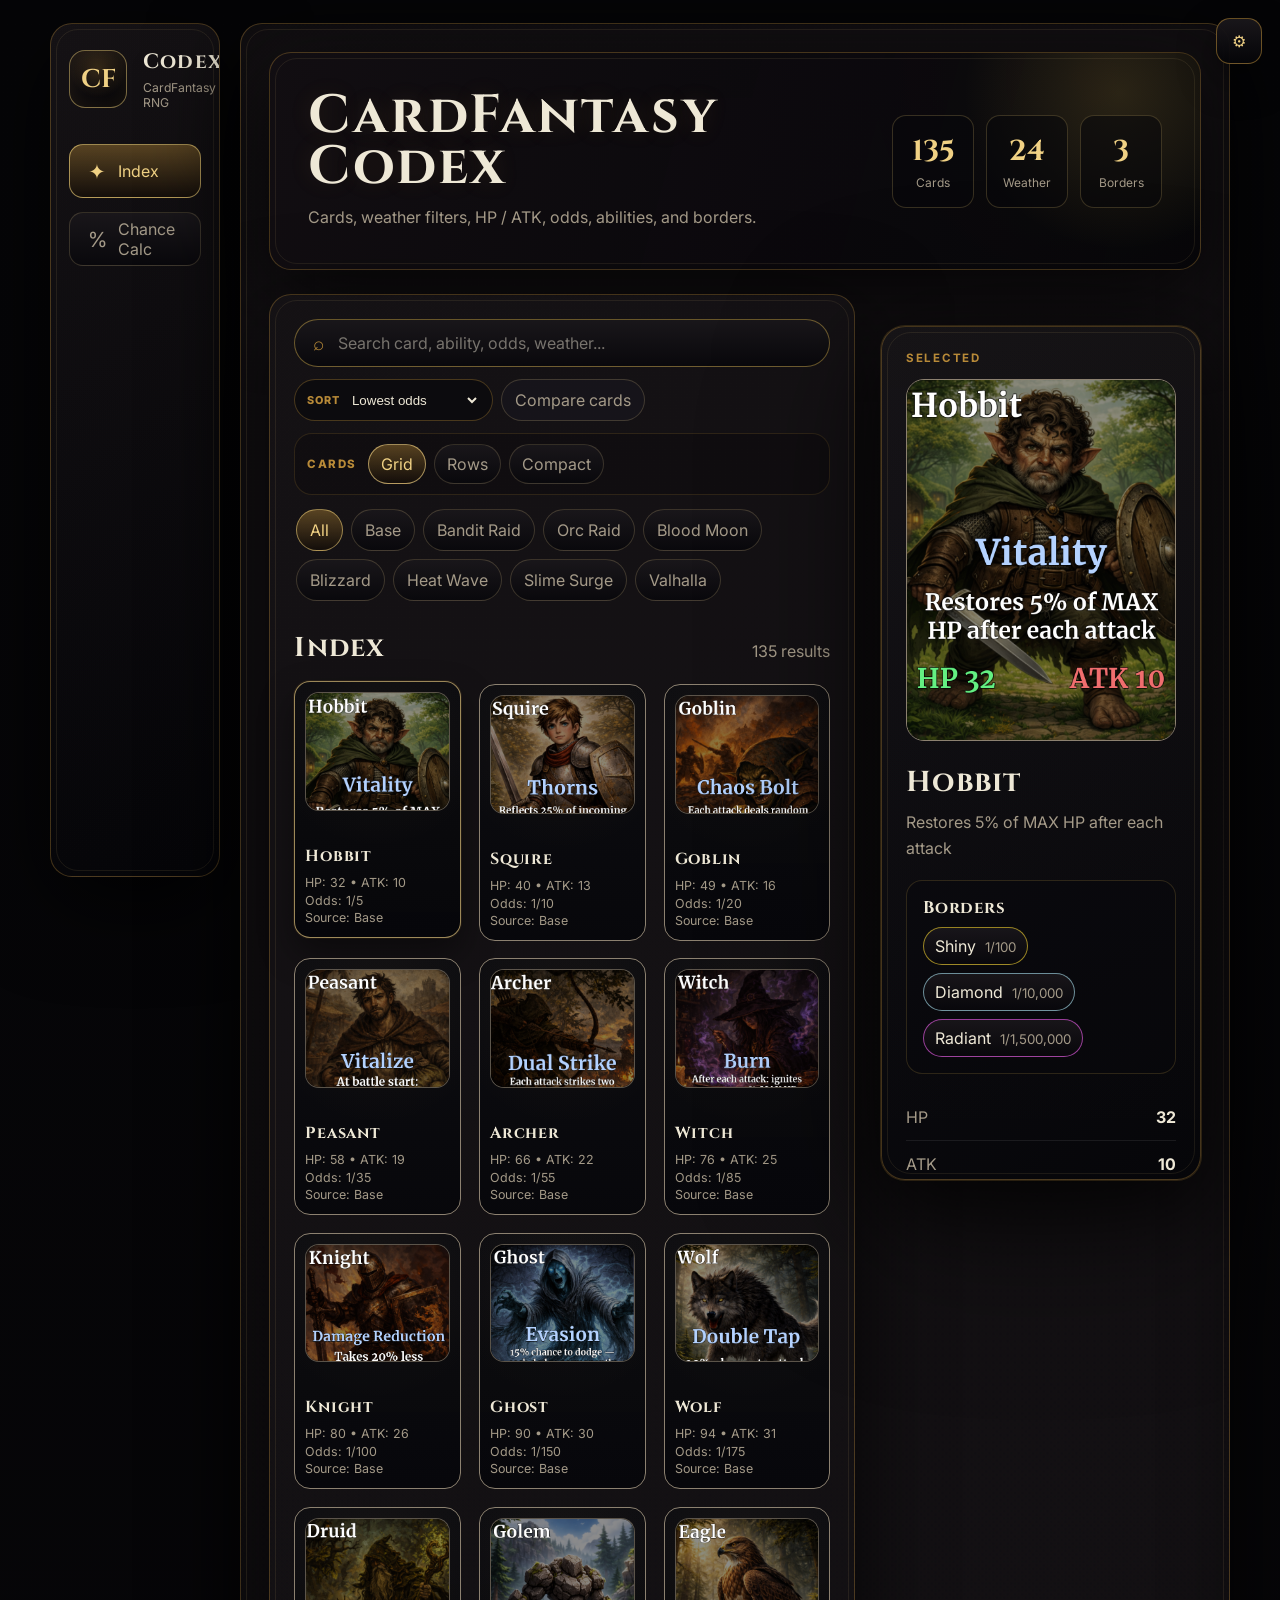
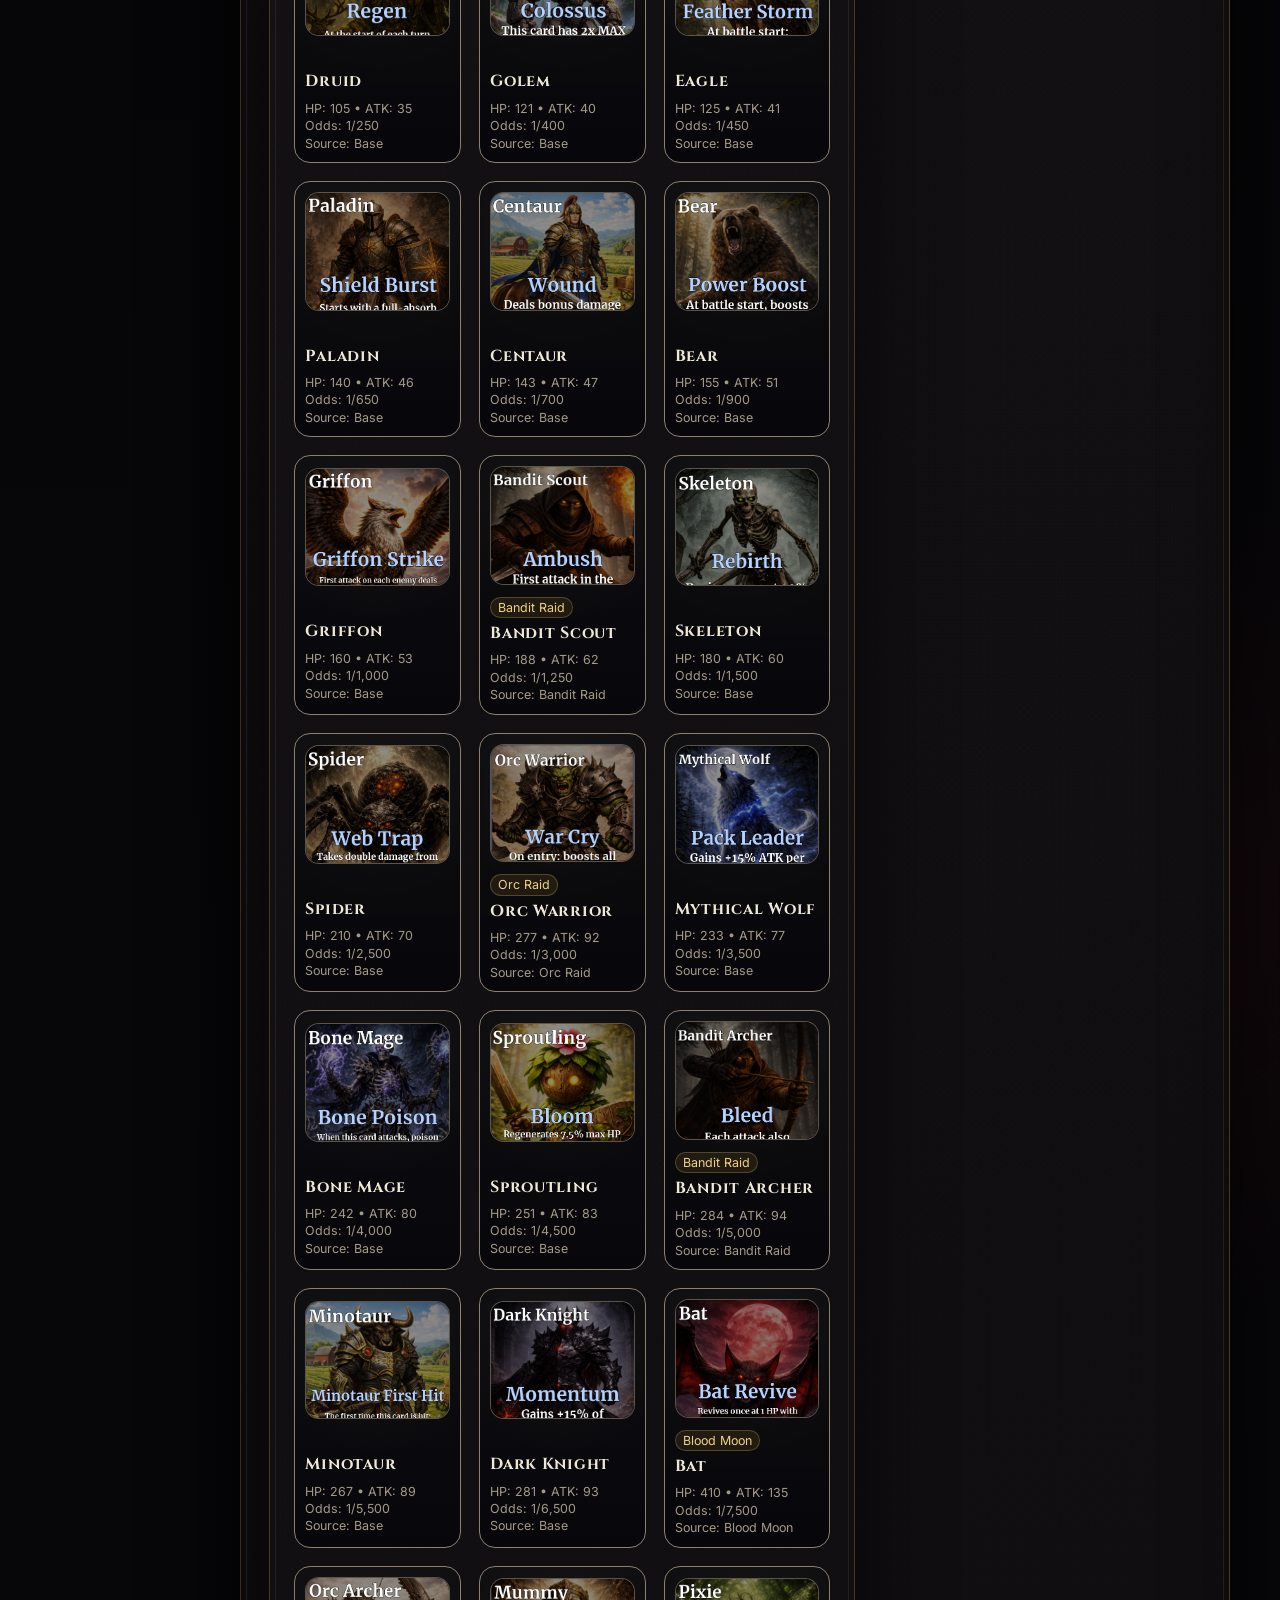
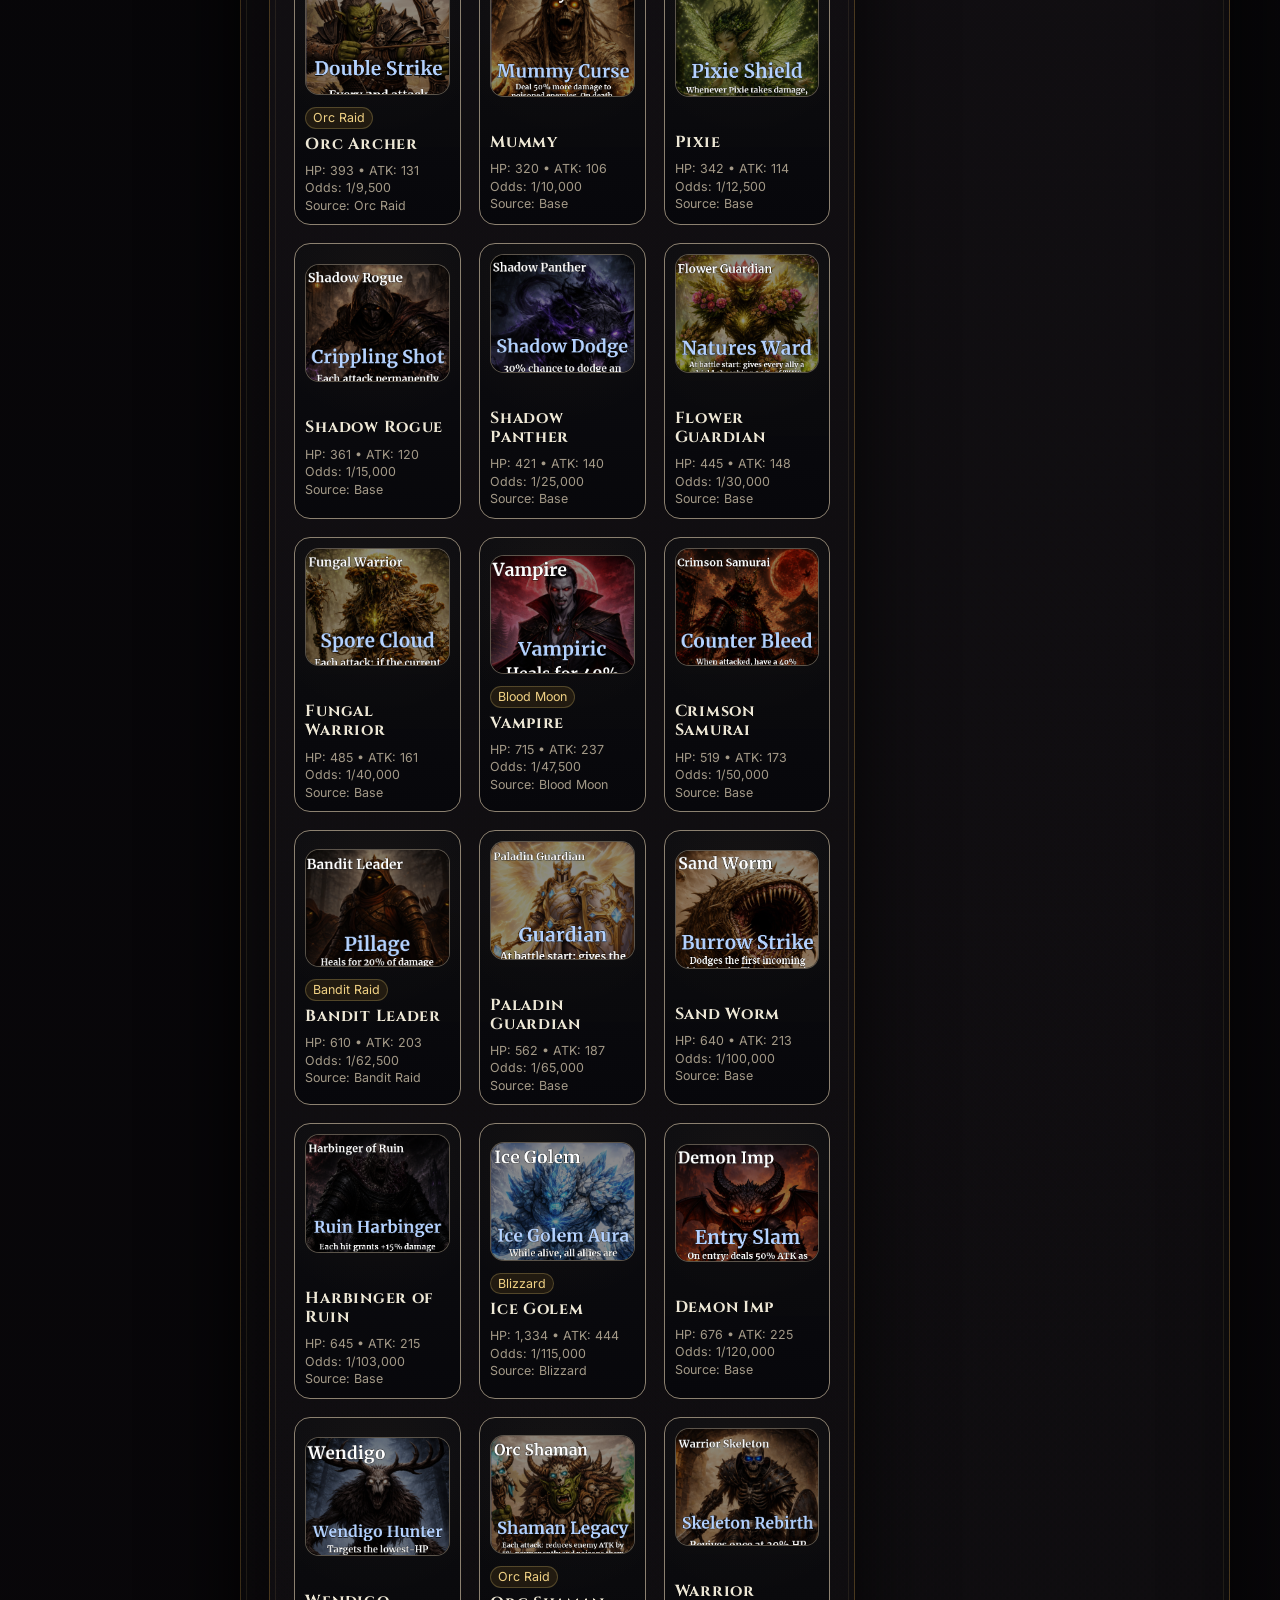
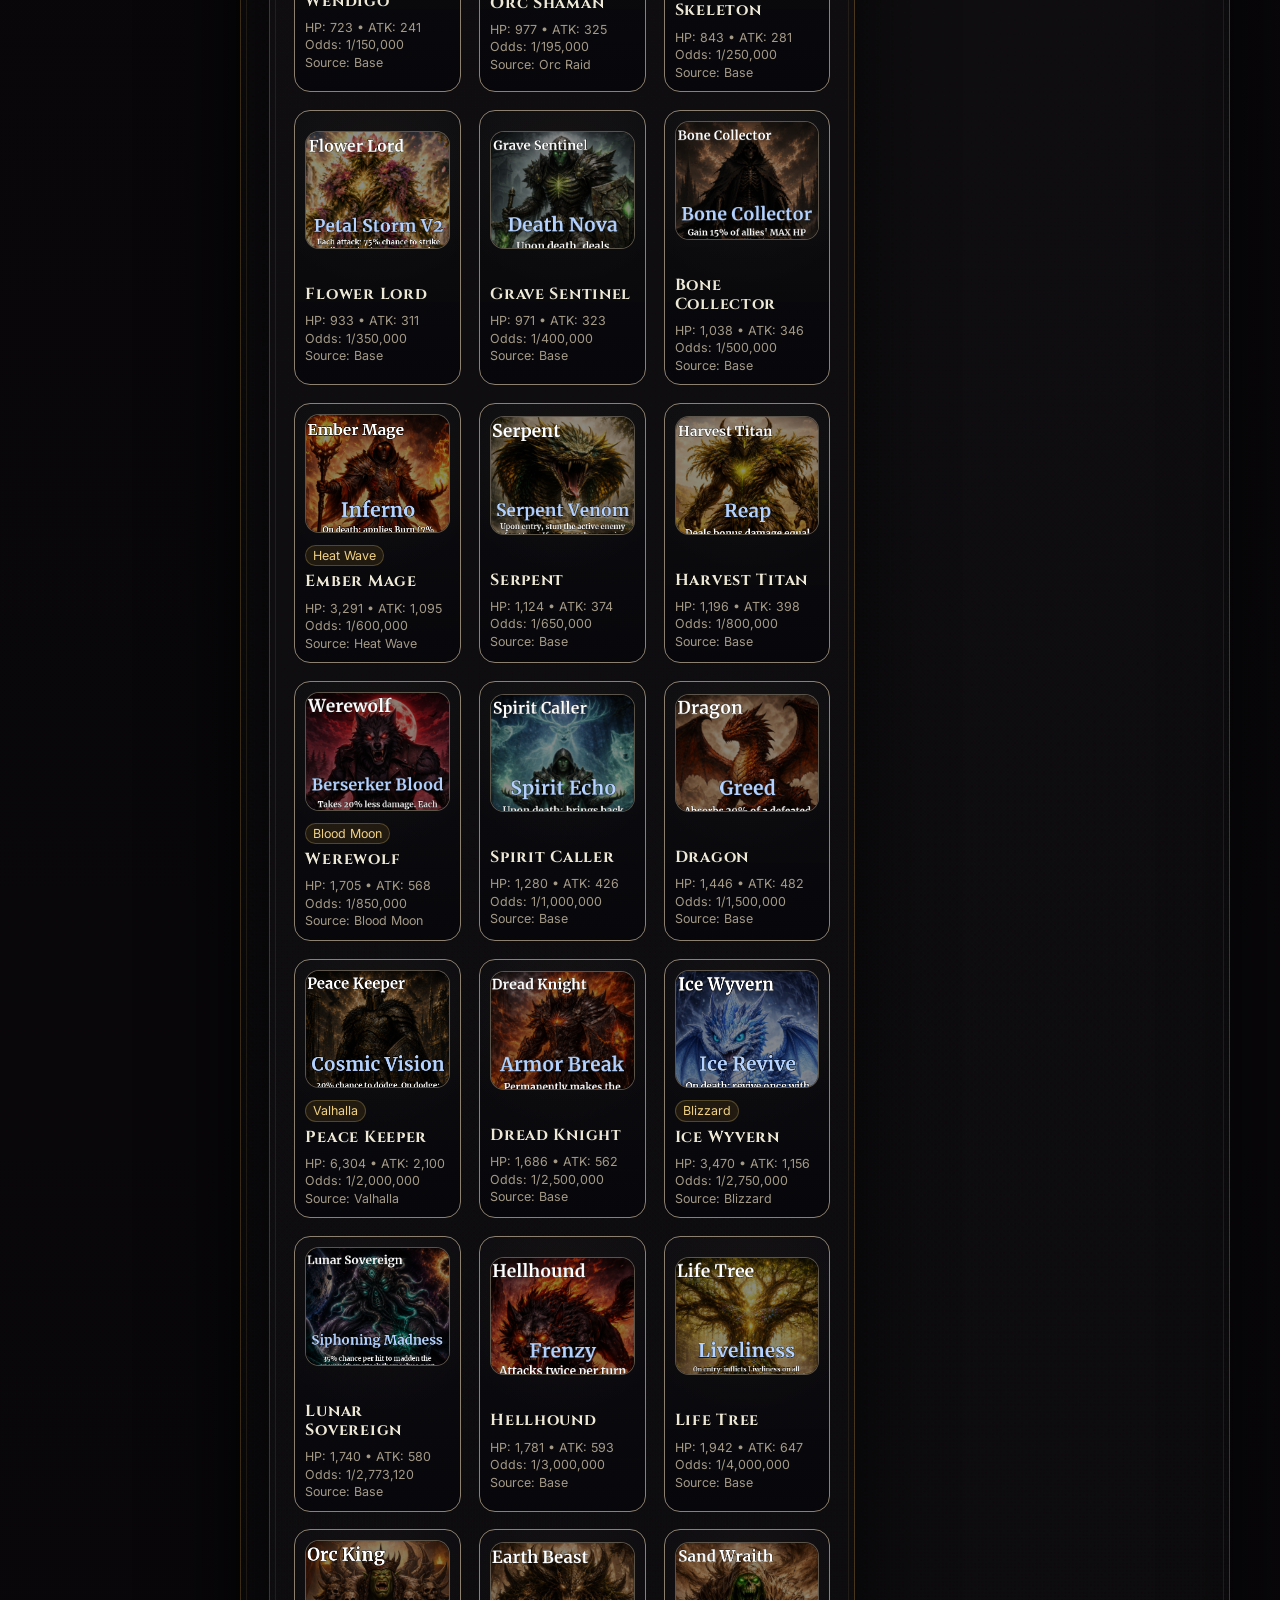
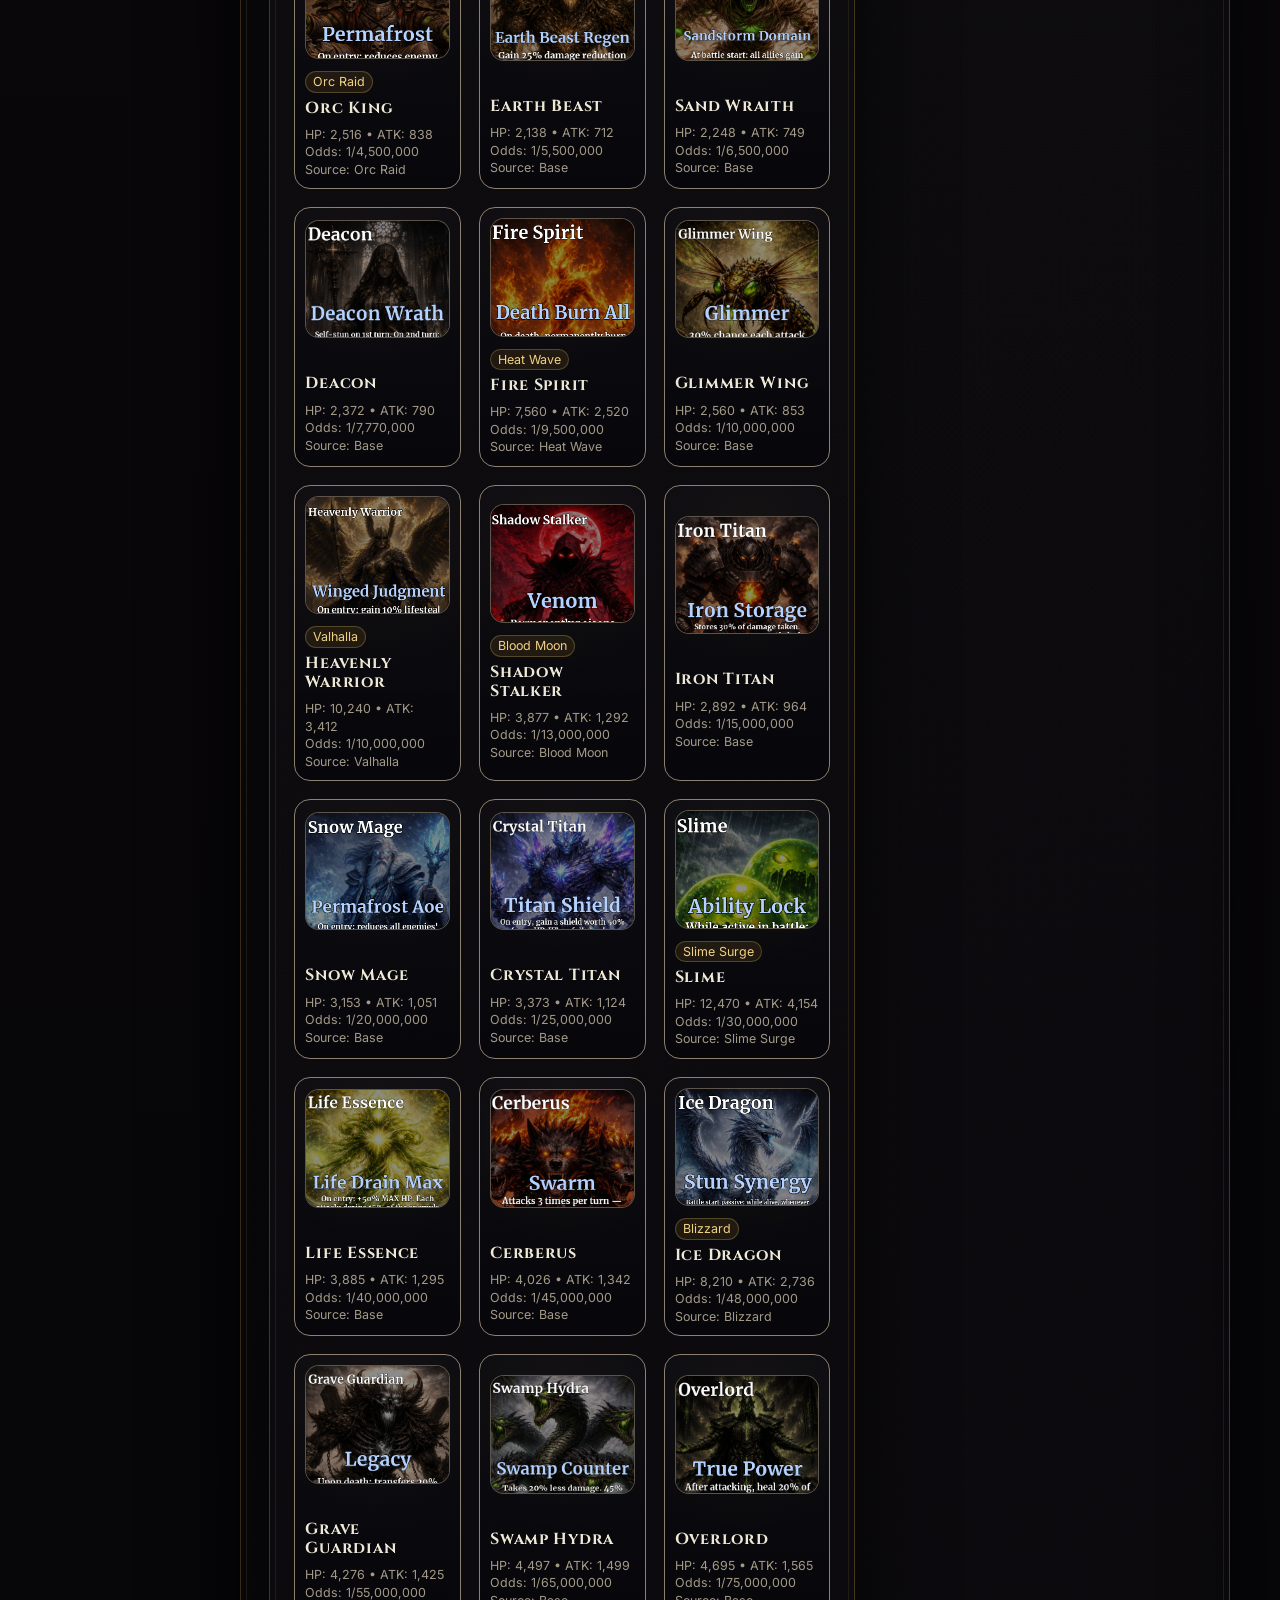
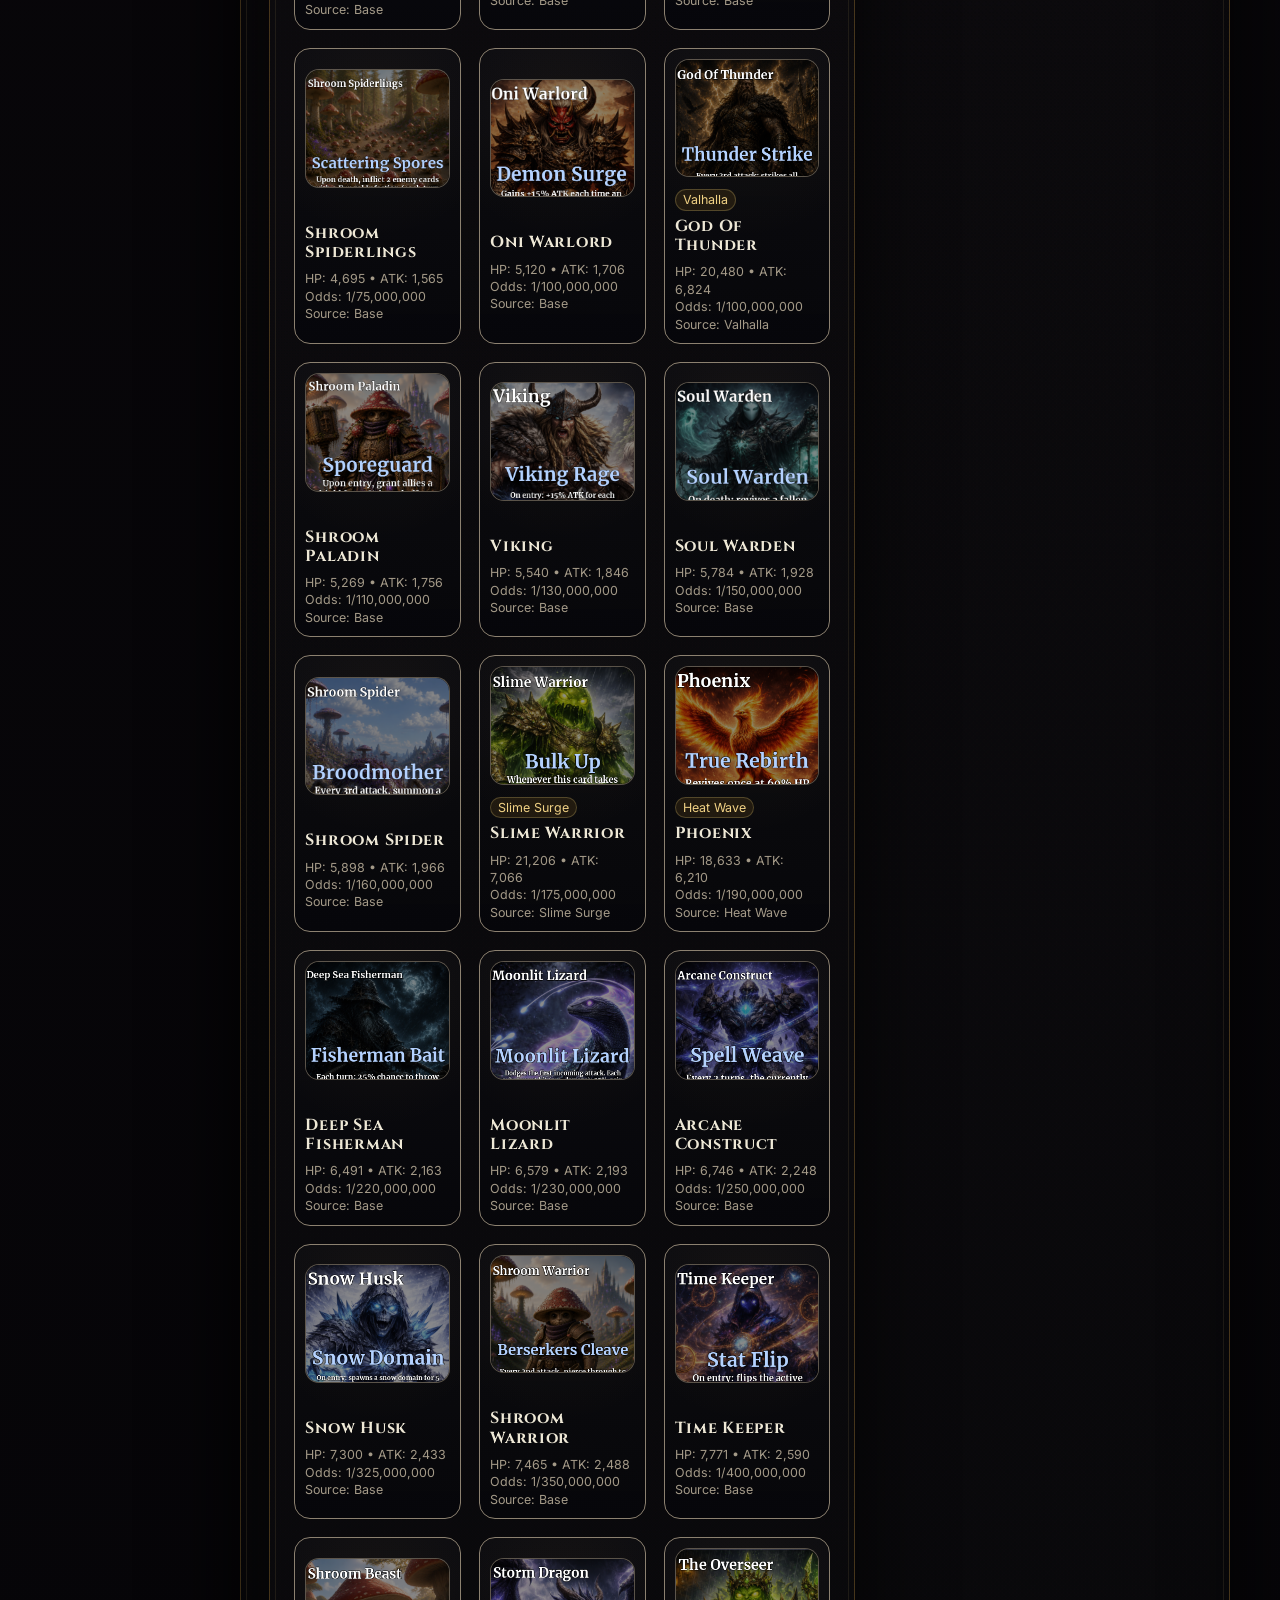
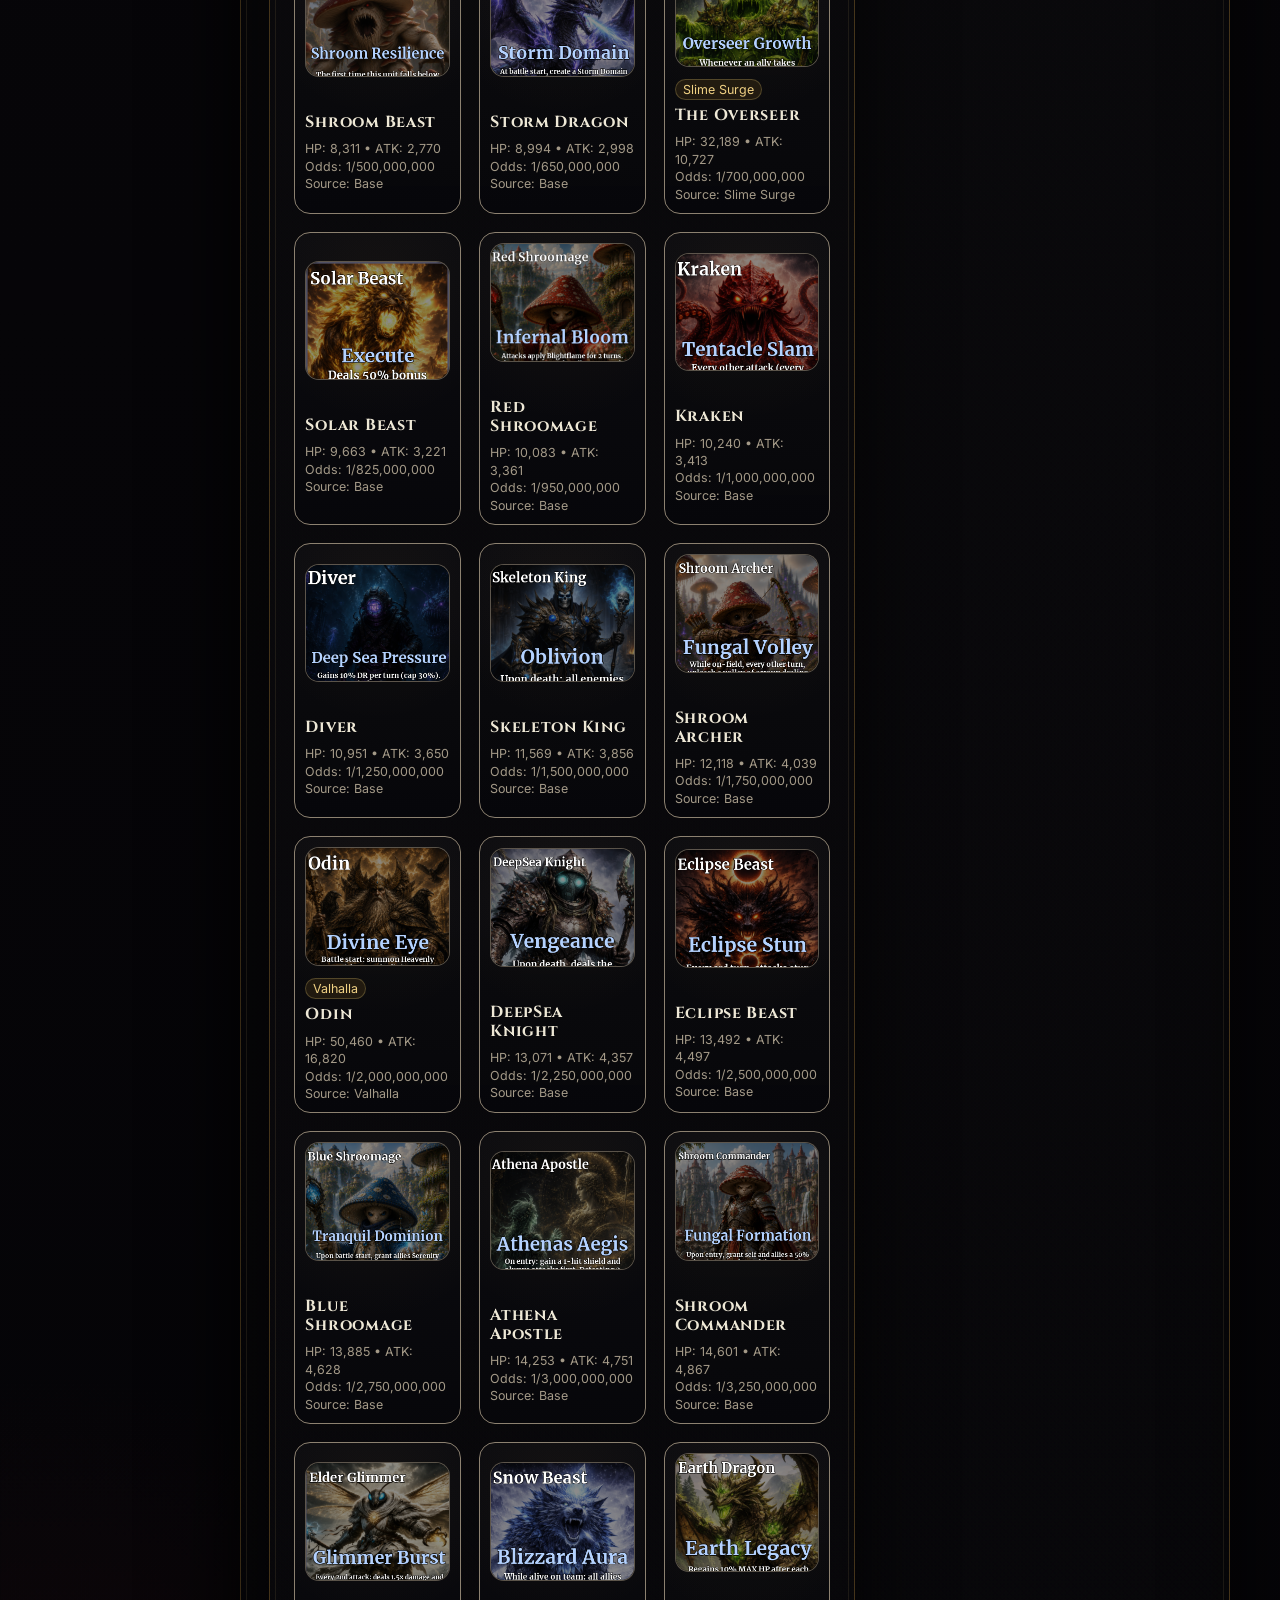
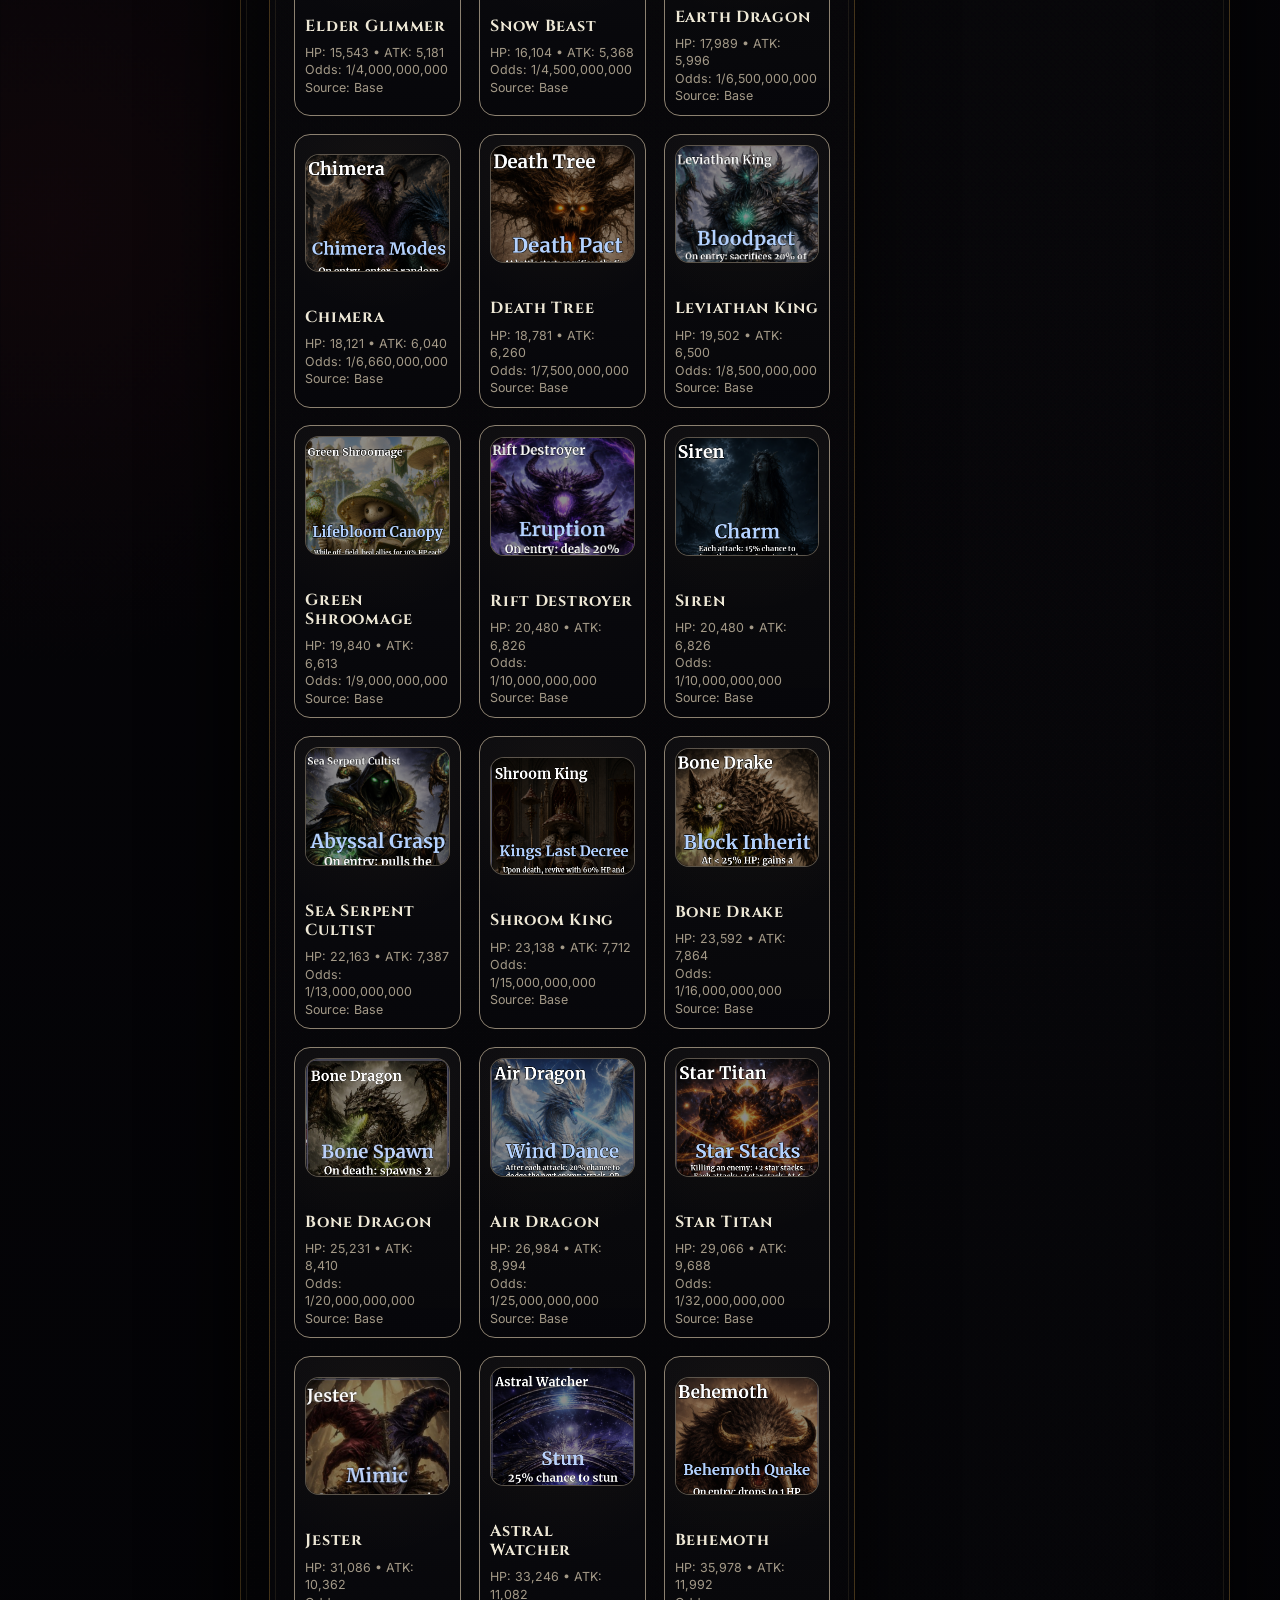
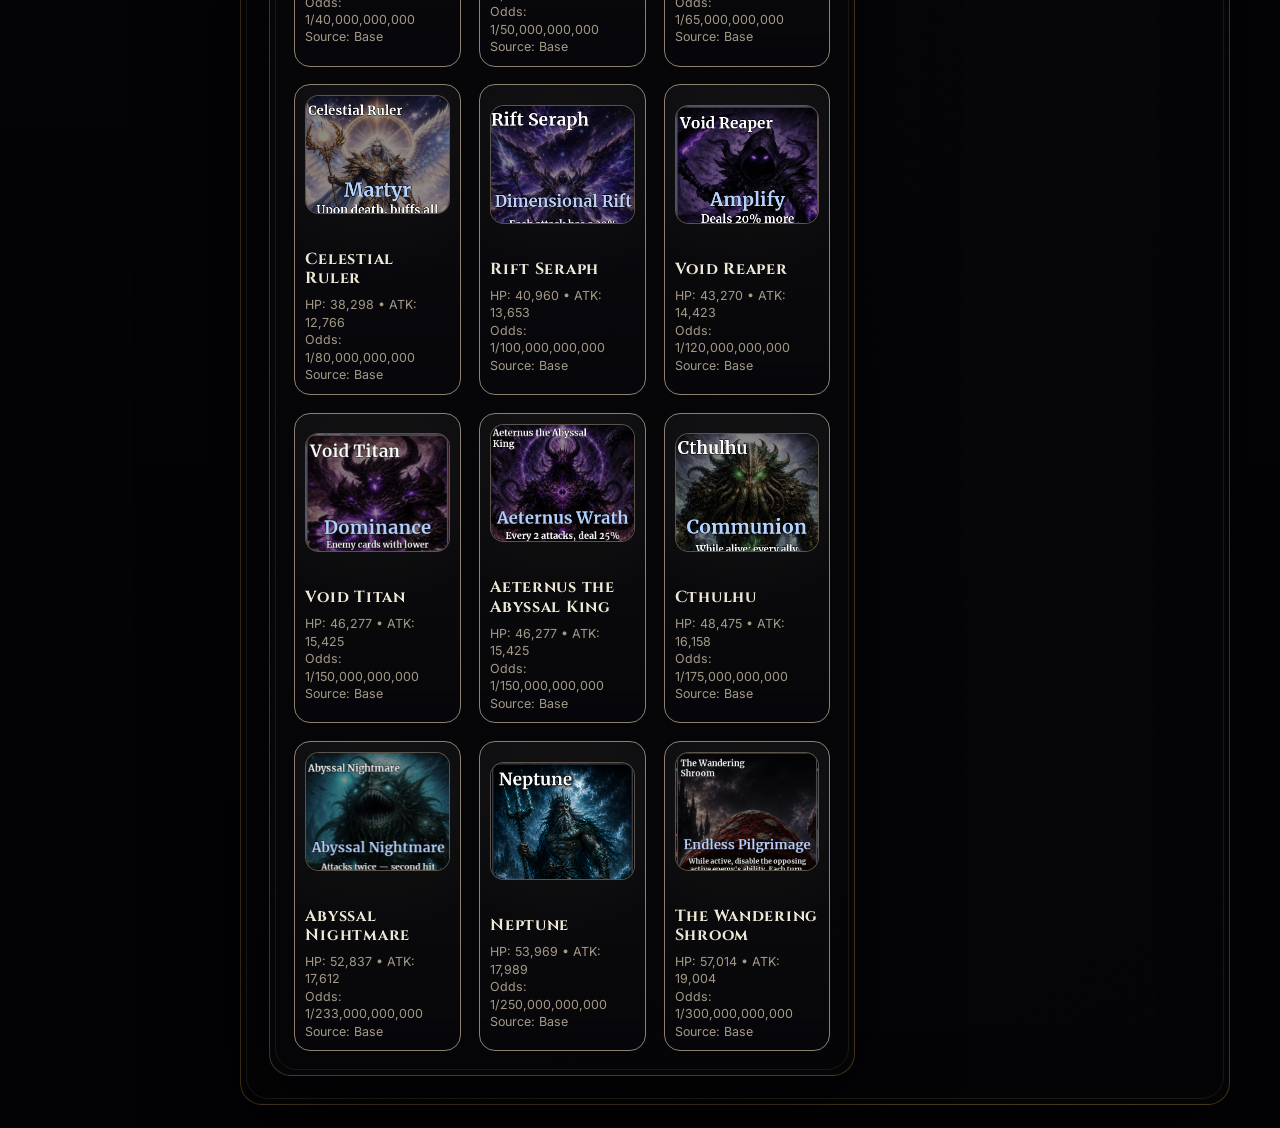
<file: index.html>
<!DOCTYPE html>
<html lang="en">
<head>
  <meta charset="UTF-8" />
  <meta name="viewport" content="width=device-width, initial-scale=1.0" />
  <title>CardFantasy Codex</title>
  <meta name="description" content="Card index for CardFantasy RNG." />
  <link rel="preconnect" href="https://fonts.googleapis.com">
  <link rel="preconnect" href="https://fonts.gstatic.com" crossorigin>
  <link href="https://fonts.googleapis.com/css2?family=Cinzel:wght@400;600;700&family=Inter:wght@400;500;600;700&display=swap" rel="stylesheet">
  <link rel="stylesheet" href="styles.css?v=34" />
  <link rel="stylesheet" href="fixes.css?v=34" />
  <link rel="stylesheet" href="revamp.css?v=34" />
  <link rel="stylesheet" href="layout-presets.css?v=34" />
  <link rel="stylesheet" href="features.css?v=34" />
  <link rel="stylesheet" href="image-fit.css?v=34" />
</head>
<body class="layout-floating theme-abyss">
  <button class="settings-button" id="settingsButton" type="button" aria-label="Open color settings">⚙</button>

  <div class="settings-panel" id="settingsPanel" aria-hidden="true">
    <div class="settings-card" role="dialog" aria-label="Color settings">
      <div class="settings-head">
        <h2>Color Theme</h2>
        <button class="settings-close" id="settingsClose" type="button" aria-label="Close settings">×</button>
      </div>
      <div class="theme-grid" id="themeControls" aria-label="Theme options">
        <button class="theme-choice is-active" type="button" data-theme="abyss">Abyss</button>
        <button class="theme-choice" type="button" data-theme="blood">Blood</button>
        <button class="theme-choice" type="button" data-theme="gold">Gold</button>
        <button class="theme-choice" type="button" data-theme="frost">Frost</button>
        <button class="theme-choice" type="button" data-theme="forest">Forest</button>
        <button class="theme-choice" type="button" data-theme="void">Void</button>
        <button class="theme-choice" type="button" data-theme="ember">Ember</button>
        <button class="theme-choice" type="button" data-theme="royal">Royal</button>
        <button class="theme-choice" type="button" data-theme="ash">Ash</button>
        <button class="theme-choice" type="button" data-theme="ocean">Ocean</button>
        <button class="theme-choice" type="button" data-theme="rose">Rose</button>
        <button class="theme-choice" type="button" data-theme="bone">Bone</button>
      </div>
    </div>
  </div>

  <div class="site-shell">
    <aside class="left-rail" aria-label="Main navigation">
      <a class="brand" href="#top" aria-label="CardFantasy Codex home">
        <span class="brand-mark">CF</span>
        <span>
          <strong>Codex</strong>
          <small>CardFantasy RNG</small>
        </span>
      </a>

      <nav class="rail-nav" id="sectionNav">
        <button class="rail-link is-active" type="button" data-section="index">
          <span class="rail-icon">✦</span>
          <span>Index</span>
        </button>
        <button class="rail-link" type="button" data-section="calculator">
          <span class="rail-icon">%</span>
          <span>Chance Calc</span>
        </button>
      </nav>
    </aside>

    <main class="main-panel" id="top">
      <section class="hero-card" aria-labelledby="pageTitle">
        <div>
          <h1 id="pageTitle">CardFantasy Codex</h1>
          <p class="hero-copy">Cards, weather filters, HP / ATK, odds, abilities, and borders.</p>
        </div>
        <div class="hero-stats" aria-label="Library stats">
          <div><strong id="totalCards">0</strong><span>Cards</span></div>
          <div><strong id="totalWeather">0</strong><span>Weather</span></div>
          <div><strong id="totalVariants">0</strong><span>Borders</span></div>
        </div>
      </section>

      <section class="content-grid">
        <div class="index-area">
          <div class="toolbar" id="cardToolbar">
            <label class="search-wrap" for="searchInput">
              <span>⌕</span>
              <input id="searchInput" type="search" placeholder="Search card, ability, odds, weather..." autocomplete="off" />
            </label>

            <div class="utility-toolbar" aria-label="Index tools">
              <label class="sort-wrap" for="sortSelect">
                <span>Sort</span>
                <select id="sortSelect">
                  <option value="lowest">Lowest odds</option>
                  <option value="highest">Highest odds</option>
                </select>
              </label>
              <button class="utility-button" id="compareModeButton" type="button">Compare cards</button>
              <button class="utility-button ghost" id="clearCompareButton" type="button" hidden>Clear compare</button>
            </div>

            <div class="format-toolbar" id="formatControls" aria-label="Card list format">
              <span>Cards</span>
              <button class="format-option is-active" type="button" data-view="grid">Grid</button>
              <button class="format-option" type="button" data-view="codex">Rows</button>
              <button class="format-option" type="button" data-view="compact">Compact</button>
            </div>

            <div class="filter-pills" id="weatherFilters" aria-label="Weather filters">
              <button class="filter-pill is-active" type="button" data-weather="all">All</button>
            </div>
          </div>

          <div class="compare-tray" id="compareTray" hidden></div>

          <div class="section-header">
            <div><h2 id="activeSectionTitle">Index</h2></div>
            <p id="resultCount" class="result-count">0 results</p>
          </div>

          <div class="card-grid view-grid" id="cardGrid" aria-live="polite"></div>
        </div>

        <aside class="preview-area" id="previewArea" aria-label="Selected card preview">
          <div class="preview-card" id="previewCard">
            <button class="preview-close" id="previewClose" type="button" aria-label="Close card details">×</button>
            <p class="eyebrow">Selected</p>
            <div class="preview-art card-image-frame" id="previewArt" aria-hidden="true">
              <span class="image-empty"></span>
            </div>
            <h2 id="previewName">Select a card</h2>
            <p id="previewMeta" class="preview-meta">Click a card to view details.</p>

            <div class="modifier-box">
              <h3>Borders</h3>
              <div class="modifier-controls" id="modifierControls"></div>
            </div>

            <dl class="stat-list">
              <div><dt>HP</dt><dd id="previewBaseHP">—</dd></div>
              <div><dt>ATK</dt><dd id="previewBaseATK">—</dd></div>
              <div class="sync-hidden-row"><dt>Current HP</dt><dd id="previewCurrentHP">—</dd></div>
              <div class="sync-hidden-row"><dt>Current ATK</dt><dd id="previewCurrentATK">—</dd></div>
              <div><dt>Base Odds</dt><dd id="previewBaseOdds">—</dd></div>
              <div><dt>Current Odds</dt><dd id="previewCurrentOdds">—</dd></div>
              <div><dt>Ability</dt><dd id="previewAbility">—</dd></div>
              <div><dt>Source</dt><dd id="previewSource">—</dd></div>
            </dl>

            <button class="primary-action" type="button" id="copyCardButton">Copy card name</button>
          </div>
        </aside>
      </section>
    </main>
  </div>

  <script src="script.js?v=34"></script>
  <script src="format-options.js?v=34"></script>
  <script src="sticky-preview.js?v=34"></script>
  <script src="performance-fix.js?v=34"></script>
</body>
</html>
</file>
<file: styles.css>
:root {
  --bg: #07070b;
  --panel: rgba(15, 15, 22, 0.9);
  --text: #e8e4d8;
  --muted: #9a968d;
  --gold: #d8b24e;
  --gold-bright: #f2d37b;
  --stroke: rgba(171, 145, 87, 0.42);
  --stroke-soft: rgba(255, 235, 174, 0.1);
  --radius-lg: 22px;
  --shadow: 0 24px 80px rgba(0, 0, 0, 0.42);
  --font-display: "Cinzel", Georgia, serif;
  --font-body: "Inter", system-ui, -apple-system, BlinkMacSystemFont, "Segoe UI", sans-serif;
}

@property --angle {
  syntax: "<angle>";
  initial-value: 0deg;
  inherits: false;
}

@keyframes spinBorder {
  to { --angle: 360deg; }
}

* { box-sizing: border-box; }
html { min-height: 100%; background: var(--bg); }
body {
  min-height: 100vh;
  margin: 0;
  color: var(--text);
  font-family: var(--font-body);
  background:
    radial-gradient(circle at 10% 12%, rgba(123, 36, 48, 0.32), transparent 34rem),
    radial-gradient(circle at 92% 10%, rgba(99, 56, 153, 0.26), transparent 38rem),
    radial-gradient(circle at 52% 110%, rgba(117, 70, 21, 0.22), transparent 36rem),
    linear-gradient(145deg, #08080d 0%, #0e0b12 55%, #07070b 100%);
  overflow-x: hidden;
}

body::before {
  content: "";
  position: fixed;
  inset: 0;
  pointer-events: none;
  background-image:
    linear-gradient(rgba(255,255,255,0.035) 1px, transparent 1px),
    linear-gradient(90deg, rgba(255,255,255,0.032) 1px, transparent 1px);
  background-size: 86px 86px;
  mask-image: radial-gradient(circle at center, black, transparent 80%);
}

button, input { font: inherit; }
button { color: inherit; }

.site-shell {
  display: grid;
  grid-template-columns: 234px minmax(0, 1fr);
  gap: 26px;
  width: min(1480px, 100%);
  min-height: 100vh;
  margin: 0 auto;
  padding: 32px;
}

.left-rail, .main-panel, .hero-card, .index-area, .preview-card {
  border: 1px solid var(--stroke);
  background: linear-gradient(180deg, rgba(255, 255, 255, 0.035), rgba(255, 255, 255, 0)), var(--panel);
  box-shadow: var(--shadow);
  position: relative;
}

.left-rail::after, .main-panel::after, .hero-card::after, .index-area::after, .preview-card::after {
  content: "";
  position: absolute;
  inset: 5px;
  border: 1px solid var(--stroke-soft);
  border-radius: inherit;
  pointer-events: none;
}

.left-rail {
  position: sticky;
  top: 32px;
  height: calc(100vh - 64px);
  border-radius: var(--radius-lg);
  padding: 24px 18px;
  display: flex;
  flex-direction: column;
  overflow: hidden;
}

.brand {
  color: var(--text);
  text-decoration: none;
  display: grid;
  grid-template-columns: 60px 1fr;
  gap: 14px;
  align-items: center;
  margin-bottom: 34px;
}

.brand-mark {
  width: 58px;
  height: 58px;
  display: grid;
  place-items: center;
  border-radius: 16px;
  color: var(--gold-bright);
  border: 1px solid rgba(242, 211, 123, 0.48);
  background: radial-gradient(circle at 50% 22%, rgba(242, 211, 123, 0.18), transparent 60%), rgba(8, 8, 12, 0.92);
  font-family: var(--font-display);
  font-size: 1.6rem;
  font-weight: 700;
}

.brand strong { display: block; font-family: var(--font-display); font-size: 1.3rem; letter-spacing: 0.06em; }
.brand small { display: block; color: var(--muted); font-size: 0.76rem; margin-top: 4px; }

.rail-nav { display: grid; gap: 14px; }
.rail-link {
  display: grid;
  grid-template-columns: 42px 1fr;
  align-items: center;
  min-height: 54px;
  border: 1px solid rgba(136, 121, 88, 0.35);
  border-radius: 14px;
  background: rgba(21, 19, 26, 0.8);
  color: var(--muted);
  cursor: pointer;
  text-align: left;
  transition: transform 160ms ease, border-color 160ms ease, background 160ms ease, color 160ms ease;
}
.rail-link:hover, .rail-link:focus-visible {
  transform: translateX(3px);
  border-color: rgba(242, 211, 123, 0.45);
  color: var(--text);
  outline: none;
}
.rail-link.is-active {
  color: var(--gold-bright);
  border-color: rgba(242, 211, 123, 0.62);
  background: linear-gradient(90deg, rgba(77, 58, 25, 0.9), rgba(25, 22, 28, 0.92));
}
.rail-icon { text-align: center; font-size: 1.3rem; }
.rail-note {
  margin-top: auto;
  border-top: 1px solid rgba(255, 255, 255, 0.08);
  padding-top: 18px;
  color: var(--muted);
  font-size: 0.8rem;
}
.rail-note span, .rail-note strong, .rail-note small { display: block; }
.rail-note strong { color: var(--gold); font-weight: 600; margin-top: 6px; }
.rail-note small { line-height: 1.55; margin-top: 8px; }

.main-panel { min-width: 0; border-radius: var(--radius-lg); padding: 28px; }
.hero-card {
  border-radius: var(--radius-lg);
  padding: 34px 36px;
  display: flex;
  justify-content: space-between;
  gap: 28px;
  align-items: center;
  overflow: hidden;
}
.hero-card::before {
  content: "";
  position: absolute;
  width: 340px;
  height: 340px;
  right: -90px;
  top: -130px;
  border-radius: 50%;
  background: radial-gradient(circle, rgba(216, 178, 78, 0.16), transparent 65%);
  pointer-events: none;
}

.eyebrow {
  margin: 0 0 10px;
  color: var(--gold);
  text-transform: uppercase;
  letter-spacing: 0.15em;
  font-size: 0.72rem;
  font-weight: 700;
}
h1, h2, h3, p { margin-top: 0; }
h1, h2, h3 { font-family: var(--font-display); letter-spacing: 0.045em; }
h1 { margin-bottom: 12px; font-size: clamp(2.4rem, 5vw, 4.2rem); line-height: 1; }
.hero-copy { max-width: 760px; color: var(--muted); font-size: 1rem; line-height: 1.7; margin-bottom: 0; }
.hero-stats { display: grid; grid-template-columns: repeat(3, 1fr); min-width: 320px; gap: 12px; z-index: 1; }
.hero-stats div { border: 1px solid rgba(242, 211, 123, 0.2); border-radius: 14px; padding: 16px; background: rgba(8, 8, 12, 0.58); text-align: center; }
.hero-stats strong { display: block; color: var(--gold-bright); font-family: var(--font-display); font-size: 1.8rem; }
.hero-stats span { color: var(--muted); font-size: 0.75rem; }

.content-grid { display: grid; grid-template-columns: minmax(0, 1fr) 350px; gap: 24px; margin-top: 24px; }
.index-area, .preview-card { border-radius: var(--radius-lg); padding: 24px; }
.toolbar { display: grid; grid-template-columns: 1fr; gap: 14px; align-items: start; margin-bottom: 26px; }
.search-wrap { display: flex; align-items: center; gap: 12px; min-height: 48px; border: 1px solid rgba(216, 178, 78, 0.46); border-radius: 999px; background: rgba(6, 6, 10, 0.8); padding: 0 18px; }
.search-wrap span { color: var(--gold); font-size: 1.2rem; }
.search-wrap input { width: 100%; border: 0; outline: 0; background: transparent; color: var(--text); }
.search-wrap input::placeholder { color: #77736d; }
.filter-pills { display: flex; gap: 8px; flex-wrap: wrap; justify-content: flex-start; max-height: 92px; overflow: auto; padding: 2px; }
.filter-pill, .primary-action {
  border: 1px solid rgba(136, 121, 88, 0.38);
  border-radius: 999px;
  background: rgba(24, 22, 29, 0.86);
  color: var(--muted);
  padding: 10px 13px;
  cursor: pointer;
  transition: border-color 160ms ease, color 160ms ease, background 160ms ease, transform 160ms ease;
}
.filter-pill:hover, .filter-pill:focus-visible, .primary-action:hover, .primary-action:focus-visible { border-color: rgba(242, 211, 123, 0.48); color: var(--text); outline: none; }
.filter-pill.is-active, .primary-action { color: var(--gold-bright); border-color: rgba(242, 211, 123, 0.56); background: rgba(62, 48, 22, 0.82); }
.section-header { display: flex; justify-content: space-between; gap: 20px; align-items: end; margin-bottom: 18px; }
.section-header h2 { font-size: 1.7rem; margin-bottom: 0; }
.result-count { color: var(--muted); margin-bottom: 5px; white-space: nowrap; }

.card-grid { display: grid; grid-template-columns: repeat(auto-fill, minmax(180px, 1fr)); gap: 16px; }
.card-tile {
  min-height: 238px;
  border: 1px solid var(--rarity-color, rgba(255,255,255,0.2));
  border-radius: 16px;
  background: radial-gradient(circle at 50% 22%, color-mix(in srgb, var(--rarity-color), transparent 78%), transparent 58%), rgba(13, 13, 19, 0.96);
  padding: 10px;
  cursor: pointer;
  text-align: left;
  overflow: hidden;
  position: relative;
  transition: transform 160ms ease, border-color 160ms ease, box-shadow 160ms ease;
}
.card-tile > * { position: relative; z-index: 1; }
.card-tile:hover, .card-tile:focus-visible, .card-tile.is-selected { transform: translateY(-3px); border-color: var(--rarity-color); box-shadow: 0 18px 42px color-mix(in srgb, var(--rarity-color), transparent 80%); outline: none; }
.card-tile.has-modifiers { border-color: transparent; }
.card-tile.has-modifiers::before, .preview-art.has-modifiers::before {
  content: "";
  position: absolute;
  inset: 0;
  border-radius: inherit;
  padding: 3px;
  background: conic-gradient(from var(--angle), var(--modifier-colors));
  -webkit-mask: linear-gradient(#000 0 0) content-box, linear-gradient(#000 0 0);
  -webkit-mask-composite: xor;
  mask-composite: exclude;
  animation: spinBorder 4.8s linear infinite;
  pointer-events: none;
  z-index: 4;
}

.card-art, .preview-art {
  display: grid;
  place-items: center;
  border: 1px solid color-mix(in srgb, var(--rarity-color, var(--preview-color, #d8b24e)), transparent 36%);
  background: radial-gradient(circle, color-mix(in srgb, var(--rarity-color, var(--preview-color, #d8b24e)), transparent 58%), transparent 55%), #050508;
  overflow: hidden;
  position: relative;
}
.card-art { height: 148px; border-radius: 12px; margin-bottom: 12px; }
.card-art img, .preview-art img { width: 100%; height: 100%; object-fit: cover; display: block; }
.card-art.has-image .fallback-symbol, .preview-art.has-image .fallback-symbol { display: none; }
.fallback-symbol { font-family: var(--font-display); color: var(--gold-bright); font-size: 2.4rem; }
.tile-topline { display: flex; align-items: center; gap: 6px; min-height: 18px; margin-bottom: 6px; flex-wrap: wrap; }
.card-tag, .card-stat { display: block; font-size: 0.78rem; line-height: 1.4; }
.card-tag { color: var(--gold-bright); border: 1px solid rgba(242, 211, 123, 0.24); border-radius: 999px; padding: 1px 7px; background: rgba(62, 48, 22, 0.45); }
.card-stat { color: var(--muted); }
.card-tile h3 { font-size: 1rem; margin: 0 0 8px; line-height: 1.2; }

.preview-card { position: sticky; top: 32px; }
.preview-art { height: 220px; border-radius: 18px; margin: 14px 0 22px; border-color: var(--preview-color, rgba(216, 178, 78, 0.55)); --rarity-color: var(--preview-color, #d8b24e); }
.preview-art.has-modifiers { border-color: transparent; }
.preview-art .fallback-symbol, .preview-art > span { color: var(--gold-bright); font-family: var(--font-display); font-size: 4.4rem; }
.preview-card h2 { margin-bottom: 8px; font-size: 1.8rem; }
.preview-meta { color: var(--muted); line-height: 1.6; min-height: 80px; }
.modifier-box { border: 1px solid rgba(216, 178, 78, 0.18); background: rgba(8, 8, 12, 0.42); border-radius: 16px; padding: 16px; margin: 18px 0 8px; }
.modifier-box h3 { font-size: 1.05rem; margin-bottom: 8px; }
.modifier-box p { color: var(--muted); line-height: 1.55; font-size: 0.84rem; margin-bottom: 14px; }
.modifier-controls { display: flex; flex-wrap: wrap; gap: 8px; }
.modifier-button {
  border: 1px solid color-mix(in srgb, var(--chip-color, #d8b24e), transparent 42%);
  background: color-mix(in srgb, var(--chip-color, #d8b24e), transparent 88%);
  color: var(--text);
  border-radius: 999px;
  padding: 8px 11px;
  cursor: pointer;
}
.modifier-button.is-active { background: color-mix(in srgb, var(--chip-color, #d8b24e), transparent 68%); box-shadow: 0 0 18px color-mix(in srgb, var(--chip-color, #d8b24e), transparent 70%); }
.modifier-button small { color: var(--muted); margin-left: 5px; }
.muted-small { color: var(--muted); font-size: 0.8rem; }
.stat-list { display: grid; gap: 0; margin: 20px 0 24px; }
.stat-list div { display: flex; justify-content: space-between; gap: 16px; padding: 13px 0; border-bottom: 1px solid rgba(255, 255, 255, 0.08); }
.stat-list dt { color: var(--muted); }
.stat-list dd { margin: 0; color: var(--text); text-align: right; max-width: 190px; overflow-wrap: anywhere; font-weight: 700; }
.primary-action { width: 100%; border-radius: 14px; padding: 14px 16px; }
.empty-state, .info-panel { border: 1px solid rgba(216, 178, 78, 0.22); border-radius: 16px; background: rgba(8, 8, 12, 0.5); }
.empty-state { grid-column: 1 / -1; min-height: 180px; display: grid; place-items: center; color: var(--muted); border-style: dashed; }
.span-all { grid-column: 1 / -1; }
.info-panel { padding: 22px; min-height: 260px; }
.info-panel h3 { font-size: 1.3rem; margin-bottom: 8px; }
.info-panel p { color: var(--muted); line-height: 1.7; margin-bottom: 0; }

@media (max-width: 1220px) { .content-grid { grid-template-columns: 1fr; } .preview-card { position: static; } }
@media (max-width: 1120px) {
  .site-shell { grid-template-columns: 1fr; }
  .left-rail { position: static; height: auto; }
  .rail-nav { grid-template-columns: repeat(2, minmax(0, 1fr)); }
  .rail-link { grid-template-columns: 1fr; justify-items: center; text-align: center; gap: 4px; padding: 10px 6px; }
}
@media (max-width: 760px) {
  .site-shell { padding: 14px; gap: 14px; }
  .main-panel, .hero-card, .index-area, .preview-card, .left-rail { padding: 18px; }
  .hero-card, .section-header { display: block; }
  .hero-stats { grid-template-columns: repeat(3, 1fr); min-width: 0; margin-top: 20px; }
  .card-grid { grid-template-columns: repeat(auto-fill, minmax(155px, 1fr)); }
  .card-tile { min-height: 226px; }
}
</file>
<file: fixes.css>
/* Local visual fixes: no external card images required. */
.image-loader {
  display: none;
}

.card-tile {
  --rarity-color: #8c8170;
}

.card-tile:not(.has-modifiers),
.card-tile:not(.has-modifiers).is-selected,
.card-tile:not(.has-modifiers):hover,
.card-tile:not(.has-modifiers):focus-visible {
  border-color: #8c8170;
  box-shadow: none;
}

.preview-card {
  --preview-color: #8c8170;
}

.generated-art {
  isolation: isolate;
  background:
    radial-gradient(circle at 50% 42%, color-mix(in srgb, var(--card-accent, #b69a62), transparent 62%), transparent 38%),
    radial-gradient(circle at 50% 30%, rgba(255,255,255,0.08), transparent 32%),
    linear-gradient(145deg, #040407, #101018 70%, #050507) !important;
}

.generated-vignette {
  position: absolute;
  inset: 0;
  background:
    radial-gradient(circle at 50% 42%, transparent 0 28%, rgba(0,0,0,0.52) 64%, rgba(0,0,0,0.9) 100%),
    linear-gradient(120deg, rgba(255,255,255,0.07), transparent 38%);
  z-index: 1;
}

.generated-rune {
  position: relative;
  z-index: 2;
  color: #f5d87f;
  font-family: var(--font-display);
  font-size: 3.35rem;
  text-shadow: 0 0 22px color-mix(in srgb, var(--card-accent, #b69a62), transparent 28%);
}

.card-art .generated-rune {
  font-size: 2.25rem;
}

.generated-name {
  position: absolute;
  right: 12px;
  bottom: 8px;
  z-index: 2;
  color: rgba(255, 255, 255, 0.08);
  font-family: var(--font-display);
  font-size: 4.4rem;
  font-weight: 700;
  line-height: 1;
}

.preview-art .generated-name {
  font-size: 7rem;
}

.card-art.has-image .fallback-symbol,
.preview-art.has-image .fallback-symbol,
.fallback-symbol {
  display: none;
}
</file>
<file: revamp.css>
:root {
  --bg: #030306;
  --panel: rgba(9, 8, 11, 0.94);
  --text: #eee8d6;
  --muted: #a49a88;
  --gold: #b88a38;
  --gold-bright: #f0d184;
  --stroke: rgba(155, 118, 54, 0.46);
  --stroke-soft: rgba(237, 207, 138, 0.09);
  --shadow: 0 24px 90px rgba(0, 0, 0, 0.72);
  --theme-a: 184 138 56;
  --theme-b: 93 23 30;
  --theme-c: 18 15 20;
}

body.theme-abyss { --gold:#b88a38; --gold-bright:#f0d184; --stroke:rgba(155,118,54,.46); --theme-a:184 138 56; --theme-b:93 23 30; --theme-c:18 15 20; }
body.theme-blood { --gold:#c25050; --gold-bright:#ffb0a0; --stroke:rgba(185,65,65,.48); --theme-a:180 45 50; --theme-b:80 4 16; --theme-c:20 8 10; }
body.theme-gold { --gold:#d2a84b; --gold-bright:#ffe198; --stroke:rgba(210,168,75,.48); --theme-a:210 168 75; --theme-b:99 70 25; --theme-c:18 13 7; }
body.theme-frost { --gold:#7bbbd0; --gold-bright:#c9f4ff; --stroke:rgba(123,187,208,.48); --theme-a:82 150 185; --theme-b:18 50 72; --theme-c:7 13 18; }
body.theme-forest { --gold:#7faf5f; --gold-bright:#d6f0a3; --stroke:rgba(127,175,95,.48); --theme-a:83 128 63; --theme-b:22 65 38; --theme-c:7 16 11; }
body.theme-void { --gold:#a078e5; --gold-bright:#d7c2ff; --stroke:rgba(160,120,229,.48); --theme-a:120 76 190; --theme-b:37 14 78; --theme-c:11 8 18; }
body.theme-ember { --gold:#d77a38; --gold-bright:#ffc186; --stroke:rgba(215,122,56,.48); --theme-a:215 108 35; --theme-b:95 34 16; --theme-c:20 9 6; }
body.theme-royal { --gold:#8b8eee; --gold-bright:#d2d4ff; --stroke:rgba(139,142,238,.48); --theme-a:75 83 180; --theme-b:22 27 92; --theme-c:8 10 20; }
body.theme-ash { --gold:#a9a098; --gold-bright:#e1ddd5; --stroke:rgba(169,160,152,.42); --theme-a:110 105 100; --theme-b:56 50 48; --theme-c:12 12 13; }
body.theme-bone { --gold:#c8b78c; --gold-bright:#fff1c9; --stroke:rgba(200,183,140,.48); --theme-a:200 183 140; --theme-b:91 76 50; --theme-c:18 16 12; }

body {
  background:
    radial-gradient(circle at 50% -10%, rgb(var(--theme-a) / 0.13), transparent 31rem),
    radial-gradient(circle at 92% 18%, rgb(var(--theme-b) / 0.15), transparent 26rem),
    radial-gradient(circle at 4% 82%, rgb(var(--theme-b) / 0.12), transparent 28rem),
    linear-gradient(180deg, #050507 0%, #09070a 42%, #030306 100%) !important;
}

body::before {
  opacity: 0.22;
  background-image:
    linear-gradient(rgba(238, 232, 214, 0.028) 1px, transparent 1px),
    linear-gradient(90deg, rgba(238, 232, 214, 0.02) 1px, transparent 1px),
    radial-gradient(circle at center, rgb(var(--theme-a) / 0.06) 0 1px, transparent 1px);
  background-size: 96px 96px, 96px 96px, 22px 22px;
}

body::after {
  content: "";
  position: fixed;
  inset: 0;
  pointer-events: none;
  background:
    linear-gradient(90deg, rgba(0,0,0,0.72), transparent 18%, transparent 82%, rgba(0,0,0,0.72)),
    radial-gradient(circle at 50% 46%, transparent 0 42%, rgba(0,0,0,0.55) 100%);
  z-index: -1;
}

.left-rail,
.main-panel,
.hero-card,
.index-area,
.preview-card {
  background:
    linear-gradient(180deg, rgb(var(--theme-a) / 0.025), rgba(0, 0, 0, 0.02)),
    linear-gradient(145deg, rgba(17, 15, 20, 0.97), rgba(5, 5, 8, 0.96)) !important;
  border-color: color-mix(in srgb, var(--gold), transparent 66%) !important;
}

.main-panel {
  box-shadow: inset 0 0 70px rgba(0,0,0,0.32), var(--shadow);
}

.hero-card {
  background:
    linear-gradient(105deg, rgba(18, 14, 18, 0.98), rgba(6, 6, 9, 0.92)),
    radial-gradient(circle at 88% 12%, rgb(var(--theme-a) / 0.13), transparent 18rem) !important;
}

.hero-card h1 {
  text-shadow: 0 0 22px rgb(var(--theme-a) / 0.13);
}

.brand-mark {
  background:
    radial-gradient(circle at 50% 32%, rgb(var(--theme-a) / 0.22), transparent 60%),
    linear-gradient(145deg, #151113, #050508) !important;
  box-shadow: inset 0 0 20px rgb(var(--theme-a) / 0.11);
}

.site-controls {
  display: grid;
  gap: 10px;
  margin-top: 16px;
}

.preset-toolbar,
.format-toolbar {
  display: flex;
  flex-wrap: wrap;
  align-items: center;
  gap: 8px;
  padding: 10px;
  border: 1px solid color-mix(in srgb, var(--gold), transparent 82%);
  border-radius: 18px;
  background: rgba(0, 0, 0, 0.18);
}

.preset-toolbar > span,
.format-toolbar > span {
  color: var(--gold);
  font-size: 0.72rem;
  font-weight: 800;
  letter-spacing: 0.12em;
  text-transform: uppercase;
  margin: 0 4px 0 2px;
}

.rail-link,
.filter-pill,
.format-option,
.preset-option,
.modifier-button,
.primary-action,
.search-wrap {
  background: linear-gradient(180deg, rgba(26, 23, 27, 0.92), rgba(9, 8, 12, 0.92)) !important;
}

.rail-link.is-active,
.filter-pill.is-active,
.format-option.is-active,
.preset-option.is-active,
.primary-action {
  background: linear-gradient(180deg, rgb(var(--theme-a) / 0.42), rgba(20, 14, 10, 0.94)) !important;
}

.preset-option,
.format-option {
  appearance: none;
  border: 1px solid rgba(136, 121, 88, 0.34);
  border-radius: 999px;
  color: var(--muted);
  padding: 9px 12px;
  cursor: pointer;
  transition: border-color 160ms ease, color 160ms ease, transform 160ms ease;
}

.preset-option:hover,
.preset-option:focus-visible,
.format-option:hover,
.format-option:focus-visible {
  color: var(--text);
  border-color: color-mix(in srgb, var(--gold-bright), transparent 55%);
  outline: none;
}

.preset-option.is-active,
.format-option.is-active {
  color: var(--gold-bright);
  border-color: color-mix(in srgb, var(--gold-bright), transparent 36%);
}

.toolbar {
  gap: 12px;
}

.card-tile {
  background:
    linear-gradient(180deg, rgba(255,255,255,0.02), rgba(0,0,0,0.08)),
    radial-gradient(circle at 50% 20%, rgb(var(--theme-a) / 0.055), transparent 52%),
    rgba(8, 8, 12, 0.96) !important;
}

.card-tile:hover,
.card-tile:focus-visible,
.card-tile.is-selected {
  border-color: color-mix(in srgb, var(--gold-bright), transparent 36%) !important;
  box-shadow: 0 16px 34px rgba(0,0,0,0.42), 0 0 0 1px color-mix(in srgb, var(--gold), transparent 88%) !important;
}

.card-image-frame {
  background:
    radial-gradient(circle at 50% 42%, rgb(var(--theme-a) / 0.10), transparent 34%),
    linear-gradient(145deg, #030304, #0b0a0e 70%, #020203) !important;
}

.card-real-image {
  width: 100%;
  height: 100%;
  object-fit: cover;
  display: none;
}

.has-card-image .card-real-image {
  display: block;
}

.image-empty {
  position: relative;
  width: 58px;
  height: 58px;
  border: 2px solid color-mix(in srgb, var(--gold), transparent 52%);
  border-radius: 50%;
  opacity: 0.7;
}

.image-empty::after {
  content: "";
  position: absolute;
  left: 13px;
  right: 13px;
  top: 50%;
  height: 2px;
  background: color-mix(in srgb, var(--gold), transparent 46%);
  transform: rotate(-35deg);
  transform-origin: center;
}

.has-card-image .image-empty {
  display: none;
}

.preview-art .image-empty {
  width: 82px;
  height: 82px;
}

.preview-art .image-empty::after {
  left: 18px;
  right: 18px;
}

.preview-card {
  background:
    linear-gradient(180deg, rgb(var(--theme-a) / 0.026), transparent),
    linear-gradient(145deg, #111016, #060609) !important;
}

.preview-meta {
  min-height: 0;
}

.modifier-box p {
  display: none;
}

.card-grid.view-grid {
  grid-template-columns: repeat(auto-fill, minmax(184px, 1fr));
}

.card-grid.view-codex {
  grid-template-columns: 1fr;
}

.card-grid.view-codex .card-tile {
  min-height: 116px;
  display: grid;
  grid-template-columns: 96px 1fr;
  grid-template-rows: auto auto auto auto;
  column-gap: 16px;
  align-items: center;
  padding: 12px 14px;
}

.card-grid.view-codex .card-art {
  grid-row: 1 / span 4;
  height: 92px;
  margin: 0;
}

.card-grid.view-codex .tile-topline,
.card-grid.view-codex h3,
.card-grid.view-codex .card-stat {
  grid-column: 2;
}

.card-grid.view-codex h3 {
  font-size: 1.12rem;
  margin-bottom: 4px;
}

.card-grid.view-codex .card-stat {
  display: inline-block;
  margin-right: 12px;
}

.card-grid.view-compact {
  grid-template-columns: repeat(auto-fill, minmax(145px, 1fr));
  gap: 10px;
}

.card-grid.view-compact .card-tile {
  min-height: 128px;
  padding: 10px;
}

.card-grid.view-compact .card-art {
  display: none;
}

.card-grid.view-compact .tile-topline {
  min-height: 0;
  margin-bottom: 8px;
}

.card-grid.view-compact h3 {
  font-size: 0.92rem;
  margin-bottom: 8px;
}

.card-grid.view-compact .card-stat {
  font-size: 0.72rem;
}

.card-grid.view-compact .card-stat:last-child {
  display: none;
}

body.layout-sidebar .site-shell {
  grid-template-columns: 234px minmax(0, 1fr);
}

body.layout-topbar .site-shell,
body.layout-wide .site-shell {
  grid-template-columns: 1fr;
  width: min(1560px, 100%);
}

body.layout-topbar .left-rail,
body.layout-wide .left-rail {
  position: static;
  height: auto;
  min-height: 0;
  flex-direction: row;
  align-items: center;
  gap: 18px;
  padding: 16px 18px;
}

body.layout-topbar .brand,
body.layout-wide .brand {
  margin: 0;
  min-width: 220px;
}

body.layout-topbar .rail-nav,
body.layout-wide .rail-nav {
  display: flex;
  flex-wrap: wrap;
  gap: 10px;
}

body.layout-topbar .rail-link,
body.layout-wide .rail-link {
  grid-template-columns: 32px auto;
  min-height: 44px;
  min-width: 145px;
}

body.layout-wide .content-grid {
  grid-template-columns: 1fr;
}

body.layout-wide .preview-card {
  position: static;
  display: grid;
  grid-template-columns: 240px minmax(220px, 1fr) minmax(260px, 1fr);
  gap: 18px 24px;
  align-items: start;
}

body.layout-wide .preview-card > .eyebrow {
  grid-column: 1 / -1;
}

body.layout-wide .preview-art {
  margin: 0;
  height: 230px;
}

body.layout-wide .preview-card h2,
body.layout-wide .preview-meta,
body.layout-wide .modifier-box {
  grid-column: 2;
}

body.layout-wide .stat-list,
body.layout-wide .primary-action {
  grid-column: 3;
}

body.layout-focus .site-shell {
  grid-template-columns: 86px minmax(0, 1fr);
  width: min(1540px, 100%);
}

body.layout-focus .left-rail {
  padding: 18px 12px;
}

body.layout-focus .brand {
  grid-template-columns: 1fr;
  justify-items: center;
  text-align: center;
  margin-bottom: 20px;
}

body.layout-focus .brand strong,
body.layout-focus .brand small,
body.layout-focus .rail-link span:last-child {
  display: none;
}

body.layout-focus .rail-link {
  grid-template-columns: 1fr;
  justify-items: center;
  min-height: 54px;
  padding: 0;
}

body.layout-focus .content-grid {
  grid-template-columns: 390px minmax(0, 1fr);
}

body.layout-focus .preview-area {
  order: -1;
}

body.layout-focus .preview-card {
  top: 32px;
}

body.layout-focus .hero-card {
  padding: 24px 28px;
}

body.layout-focus .hero-card h1 {
  font-size: clamp(2rem, 4vw, 3.4rem);
}

body.preset-library .hero-card {
  align-items: end;
}

body.preset-library .content-grid {
  margin-top: 16px;
}

body.preset-preview .preview-card {
  border-radius: 28px;
}

body.preset-blood .card-tile,
body.preset-void .card-tile,
body.preset-ember .card-tile {
  border-radius: 10px;
}

body.preset-frost .left-rail,
body.preset-frost .main-panel,
body.preset-royal .left-rail,
body.preset-royal .main-panel {
  backdrop-filter: blur(10px);
}

body.preset-minimal .hero-card,
body.preset-minimal .left-rail,
body.preset-minimal .main-panel,
body.preset-minimal .index-area,
body.preset-minimal .preview-card {
  box-shadow: none !important;
}

body.preset-minimal .hero-card {
  padding: 24px;
}

body.preset-minimal .hero-copy {
  display: none;
}

body.preset-bone .hero-card h1,
body.preset-gold .hero-card h1 {
  letter-spacing: 0.02em;
}

@media (max-width: 1220px) {
  body.layout-focus .site-shell,
  body.layout-sidebar .site-shell {
    grid-template-columns: 1fr;
  }

  body.layout-focus .left-rail,
  body.layout-sidebar .left-rail {
    position: static;
    height: auto;
  }

  body.layout-focus .brand strong,
  body.layout-focus .brand small,
  body.layout-focus .rail-link span:last-child {
    display: block;
  }

  body.layout-focus .brand {
    grid-template-columns: 60px 1fr;
    justify-items: start;
    text-align: left;
  }

  body.layout-focus .rail-link {
    grid-template-columns: 42px 1fr;
    justify-items: start;
    padding: 0;
  }

  body.layout-focus .content-grid {
    grid-template-columns: 1fr;
  }

  body.layout-focus .preview-area {
    order: 0;
  }
}

@media (max-width: 900px) {
  body.layout-wide .preview-card {
    display: block;
  }

  body.layout-wide .preview-art {
    margin: 14px 0 22px;
  }

  body.layout-topbar .left-rail,
  body.layout-wide .left-rail {
    display: block;
  }

  body.layout-topbar .brand,
  body.layout-wide .brand {
    margin-bottom: 18px;
  }

  body.layout-topbar .rail-nav,
  body.layout-wide .rail-nav {
    display: grid;
  }
}

@media (max-width: 760px) {
  .preset-toolbar,
  .format-toolbar {
    align-items: stretch;
  }

  .preset-toolbar > span,
  .format-toolbar > span {
    width: 100%;
  }

  .preset-option,
  .format-option {
    flex: 1;
    min-width: 110px;
  }

  .card-grid.view-codex .card-tile {
    grid-template-columns: 74px 1fr;
  }

  .card-grid.view-codex .card-art {
    height: 76px;
  }
}
</file>
<file: features.css>
.utility-toolbar {
  display: flex;
  flex-wrap: wrap;
  gap: 8px;
  align-items: center;
}

.sort-wrap {
  display: inline-flex;
  align-items: center;
  gap: 8px;
  min-height: 42px;
  padding: 0 12px;
  border: 1px solid color-mix(in srgb, var(--gold), transparent 64%);
  border-radius: 999px;
  background: rgba(8, 8, 12, 0.64);
  color: var(--muted);
  font-size: 0.82rem;
}

.sort-wrap span {
  color: var(--gold);
  font-weight: 800;
  letter-spacing: 0.08em;
  text-transform: uppercase;
  font-size: 0.68rem;
}

.sort-wrap select {
  min-width: 132px;
  border: 0;
  outline: 0;
  background: transparent;
  color: var(--text);
  cursor: pointer;
}

.sort-wrap option {
  background: #0b0a0e;
  color: var(--text);
}

.utility-button {
  min-height: 42px;
  border: 1px solid rgba(136, 121, 88, 0.38);
  border-radius: 999px;
  background: rgba(24, 22, 29, 0.86);
  color: var(--muted);
  padding: 10px 13px;
  cursor: pointer;
  transition: transform 160ms ease, border-color 160ms ease, color 160ms ease, background 160ms ease;
}

.utility-button:hover,
.utility-button:focus-visible {
  transform: translateY(-2px);
  color: var(--text);
  border-color: color-mix(in srgb, var(--gold-bright), transparent 52%);
  outline: none;
}

.utility-button.is-active {
  color: var(--gold-bright);
  border-color: color-mix(in srgb, var(--gold-bright), transparent 42%);
  background: rgb(var(--theme-a) / 0.18);
}

.utility-button.ghost {
  background: rgba(5, 5, 8, 0.45);
}

.compare-badge {
  display: none;
  position: absolute;
  top: 10px;
  right: 10px;
  z-index: 6;
  border: 1px solid color-mix(in srgb, var(--gold-bright), transparent 45%);
  border-radius: 999px;
  background: rgba(0, 0, 0, 0.72);
  color: var(--gold-bright);
  padding: 3px 7px;
  font-size: 0.64rem;
  font-weight: 800;
  letter-spacing: 0.04em;
}

.card-tile.is-compare-mode .compare-badge,
.card-tile.is-compared .compare-badge {
  display: inline-flex;
}

.card-tile.is-compared {
  box-shadow: 0 0 0 2px color-mix(in srgb, var(--gold-bright), transparent 42%), 0 16px 38px rgba(0, 0, 0, 0.42);
}

.compare-tray {
  margin: 0 0 18px;
  padding: 14px;
  border: 1px solid color-mix(in srgb, var(--gold), transparent 72%);
  border-radius: 18px;
  background: rgba(5, 5, 8, 0.42);
}

.compare-head {
  display: flex;
  align-items: center;
  justify-content: space-between;
  gap: 12px;
  margin-bottom: 12px;
}

.compare-head strong {
  color: var(--gold-bright);
  font-family: var(--font-display);
  letter-spacing: 0.04em;
}

.compare-head span {
  color: var(--muted);
  font-size: 0.8rem;
}

.compare-grid {
  display: grid;
  grid-template-columns: repeat(auto-fit, minmax(210px, 1fr));
  gap: 10px;
}

.compare-card {
  position: relative;
  border: 1px solid color-mix(in srgb, var(--card-accent, var(--gold)), transparent 62%);
  border-radius: 14px;
  padding: 14px;
  background: radial-gradient(circle at 50% 0%, color-mix(in srgb, var(--card-accent, var(--gold)), transparent 86%), transparent 65%), rgba(11, 10, 14, 0.88);
}

.compare-card h3 {
  margin: 0 30px 10px 0;
  font-size: 1rem;
}

.compare-border-controls {
  margin: 10px 0 12px;
  padding: 10px;
  border: 1px solid rgba(255, 255, 255, 0.08);
  border-radius: 12px;
  background: rgba(0, 0, 0, 0.18);
}

.compare-border-controls > span {
  display: block;
  margin-bottom: 8px;
  color: var(--gold);
  font-size: 0.68rem;
  font-weight: 800;
  letter-spacing: 0.08em;
  text-transform: uppercase;
}

.compare-border-buttons {
  display: flex;
  flex-wrap: wrap;
  gap: 6px;
}

.compare-border-button {
  border: 1px solid color-mix(in srgb, var(--chip-color, var(--gold)), transparent 50%);
  border-radius: 999px;
  background: color-mix(in srgb, var(--chip-color, var(--gold)), transparent 92%);
  color: var(--muted);
  padding: 7px 9px;
  font-size: 0.72rem;
  cursor: pointer;
  transition: transform 160ms ease, border-color 160ms ease, background 160ms ease, color 160ms ease;
}

.compare-border-button:hover,
.compare-border-button:focus-visible {
  transform: translateY(-2px);
  color: var(--text);
  outline: none;
}

.compare-border-button.is-active {
  color: var(--text);
  background: color-mix(in srgb, var(--chip-color, var(--gold)), transparent 70%);
  box-shadow: 0 0 14px color-mix(in srgb, var(--chip-color, var(--gold)), transparent 78%);
}

.compare-card dl {
  display: grid;
  gap: 0;
  margin: 0;
}

.compare-card dl div {
  display: flex;
  justify-content: space-between;
  gap: 12px;
  padding: 8px 0;
  border-bottom: 1px solid rgba(255, 255, 255, 0.08);
}

.compare-card dt {
  color: var(--muted);
  font-size: 0.78rem;
}

.compare-card dd {
  margin: 0;
  color: var(--text);
  text-align: right;
  font-weight: 800;
  overflow-wrap: anywhere;
}

.compare-remove {
  position: absolute;
  top: 10px;
  right: 10px;
  width: 30px;
  height: 30px;
  border-radius: 999px;
  border: 1px solid rgba(255,255,255,0.12);
  background: rgba(0,0,0,0.32);
  color: var(--text);
  cursor: pointer;
}

.sync-hidden-row {
  display: none !important;
}

@media (max-width: 820px) {
  .utility-toolbar {
    display: grid;
    grid-template-columns: 1fr;
  }

  .sort-wrap,
  .utility-button {
    width: 100%;
    justify-content: center;
  }

  .sort-wrap select {
    flex: 1;
  }

  .compare-grid {
    grid-template-columns: 1fr;
  }
}
</file>
<file: image-fit.css>
.card-grid {
  grid-template-columns: repeat(auto-fill, minmax(205px, 1fr));
}

.card-tile {
  min-height: auto;
}

.card-art {
  height: auto !important;
  aspect-ratio: 41 / 55;
  border-radius: 14px;
}

.preview-art {
  height: auto !important;
  aspect-ratio: 41 / 55;
}

.card-art img,
.preview-art img {
  object-fit: cover;
  object-position: center center;
}

.preview-slot-placeholder {
  display: none;
}

@media (min-width: 1221px) {
  body.layout-floating .preview-slot-placeholder.is-active {
    display: block;
    visibility: hidden;
    pointer-events: none;
  }

  body.layout-floating .preview-area.is-js-fixed {
    position: fixed !important;
    top: 18px !important;
    z-index: 80;
    max-height: calc(100vh - 36px);
    overflow-y: auto;
    overscroll-behavior: contain;
    scrollbar-width: thin;
    scrollbar-color: color-mix(in srgb, var(--gold), transparent 40%) rgba(8, 8, 12, 0.55);
    filter: drop-shadow(0 28px 70px rgba(0, 0, 0, 0.55));
  }

  body.layout-floating .preview-area.is-js-fixed .preview-card {
    position: relative !important;
    top: auto !important;
    max-height: none !important;
    overflow: visible !important;
  }

  body.layout-floating .preview-area.is-js-fixed::-webkit-scrollbar {
    width: 8px;
  }

  body.layout-floating .preview-area.is-js-fixed::-webkit-scrollbar-track {
    background: rgba(8, 8, 12, 0.55);
    border-radius: 999px;
  }

  body.layout-floating .preview-area.is-js-fixed::-webkit-scrollbar-thumb {
    background: color-mix(in srgb, var(--gold), transparent 40%);
    border-radius: 999px;
  }
}

@media (max-width: 1220px) {
  .preview-area {
    position: static !important;
    max-height: none;
    overflow: visible;
  }
}

@media (max-width: 760px) {
  .card-grid {
    grid-template-columns: repeat(auto-fill, minmax(160px, 1fr));
  }
}
</file>
<file: layout-presets.css>
/* Tome Float layout + top-right color settings. */

* {
  box-sizing: border-box;
}

html {
  overflow-x: hidden;
}

body {
  overflow-x: hidden;
}

.settings-button {
  position: fixed;
  top: clamp(12px, 1.4vw, 18px);
  right: clamp(12px, 1.4vw, 18px);
  z-index: 120;
  width: 46px;
  height: 46px;
  border-radius: 14px;
  border: 1px solid color-mix(in srgb, var(--gold), transparent 45%);
  background: linear-gradient(180deg, rgba(26, 23, 27, 0.96), rgba(5, 5, 8, 0.96));
  color: var(--gold-bright);
  cursor: pointer;
  box-shadow: 0 16px 38px rgba(0,0,0,0.45);
}

.settings-panel {
  position: fixed;
  inset: 0;
  z-index: 130;
  display: none;
  justify-content: flex-end;
  align-items: flex-start;
  padding: 74px 18px 18px;
  background: rgba(0, 0, 0, 0.36);
  backdrop-filter: blur(4px);
}

.settings-panel.is-open {
  display: flex;
}

.settings-card {
  width: min(390px, calc(100vw - 36px));
  border: 1px solid color-mix(in srgb, var(--gold), transparent 48%);
  border-radius: 22px;
  padding: 18px;
  background: linear-gradient(145deg, rgba(17, 15, 20, 0.98), rgba(5, 5, 8, 0.98));
  box-shadow: 0 22px 70px rgba(0,0,0,0.65);
}

.settings-head {
  display: flex;
  align-items: center;
  justify-content: space-between;
  gap: 14px;
  margin-bottom: 14px;
}

.settings-head h2 {
  margin: 0;
  font-size: 1.1rem;
}

.settings-close,
.preview-close {
  width: 34px;
  height: 34px;
  border-radius: 999px;
  border: 1px solid rgba(255,255,255,0.12);
  background: rgba(0,0,0,0.28);
  color: var(--text);
  cursor: pointer;
  font-size: 1.25rem;
}

.preview-close {
  display: none;
  position: absolute;
  top: 12px;
  right: 12px;
  z-index: 2;
}

.theme-grid {
  display: grid;
  grid-template-columns: repeat(3, 1fr);
  gap: 8px;
}

.theme-choice {
  border: 1px solid color-mix(in srgb, var(--gold), transparent 55%);
  border-radius: 14px;
  padding: 11px 8px;
  background: rgba(10,10,14,0.88);
  color: var(--muted);
  cursor: pointer;
}

.theme-choice:hover,
.theme-choice:focus-visible {
  color: var(--text);
  border-color: color-mix(in srgb, var(--gold-bright), transparent 55%);
  outline: none;
}

.theme-choice.is-active {
  color: var(--gold-bright);
  background: linear-gradient(180deg, rgb(var(--theme-a) / 0.35), rgba(12, 10, 12, 0.92));
}

.layout-choice-toolbar,
.preset-toolbar,
.style-toolbar {
  display: none !important;
}

.toolbar.is-hidden,
.preview-area[hidden] {
  display: none !important;
}

/* Main chosen layout: Tome Float, now scaled inside the page instead of leaving huge gaps. */
body.layout-floating .site-shell {
  grid-template-columns: clamp(150px, 13vw, 220px) minmax(0, 1fr);
  width: min(1720px, calc(100vw - clamp(20px, 3vw, 56px)));
  gap: clamp(16px, 1.6vw, 28px);
  padding: clamp(14px, 1.8vw, 32px) 0;
}

body.layout-floating .left-rail {
  position: sticky;
  top: clamp(14px, 1.8vw, 32px);
  height: calc(100vh - clamp(28px, 3.6vw, 64px));
  display: flex;
}

body.layout-floating .main-panel {
  min-width: 0;
  overflow: visible;
}

body.layout-floating .hero-card {
  min-height: clamp(132px, 12vw, 190px);
  padding: clamp(22px, 3vw, 38px);
}

body.layout-floating .hero-card h1 {
  font-size: clamp(2.2rem, 4.2vw, 5rem);
  line-height: 0.94;
}

body.layout-floating .hero-copy {
  max-width: 680px;
}

body.layout-floating .content-grid {
  grid-template-columns: minmax(0, 1fr) clamp(300px, 22vw, 370px);
  gap: clamp(18px, 2vw, 30px);
  align-items: start;
}

body.layout-floating .index-area {
  margin-right: 0;
  min-width: 0;
  min-height: 760px;
}

body.layout-floating .toolbar {
  display: grid;
  gap: 12px;
}

body.layout-floating .search-wrap,
body.layout-floating .format-toolbar,
body.layout-floating .filter-pills {
  width: 100%;
}

body.layout-floating .filter-pills {
  max-height: none;
  overflow: visible;
}

body.layout-floating .preview-area {
  position: sticky;
  top: clamp(14px, 1.8vw, 32px);
  width: auto;
  z-index: 40;
  align-self: start;
  filter: drop-shadow(0 28px 70px rgba(0, 0, 0, 0.55));
}

body.layout-floating .preview-card {
  position: relative;
  max-height: calc(100vh - clamp(28px, 3.6vw, 64px));
  overflow: auto;
  border-radius: 24px;
  box-shadow: 0 0 0 1px color-mix(in srgb, var(--gold), transparent 80%), 0 24px 70px rgba(0, 0, 0, 0.56) !important;
}

body.layout-floating .card-grid.view-grid {
  grid-template-columns: repeat(auto-fill, minmax(clamp(150px, 13vw, 190px), 1fr));
  gap: clamp(12px, 1.4vw, 20px);
}

body.layout-floating .card-grid.view-codex {
  grid-template-columns: 1fr;
}

body.layout-floating .card-grid.view-compact {
  grid-template-columns: repeat(auto-fill, minmax(140px, 1fr));
}

body.layout-floating .card-tile {
  min-width: 0;
}

body.layout-floating .card-art {
  aspect-ratio: 1 / 0.82;
  height: auto;
}

body.section-calculator .content-grid {
  grid-template-columns: 1fr !important;
}

body.section-calculator .index-area {
  margin-right: 0 !important;
  min-height: min(540px, 62vh);
}

body.section-calculator .section-header {
  margin-top: 0;
}

body.section-calculator .card-grid {
  grid-template-columns: 1fr !important;
}

body.section-calculator .calc-soon {
  min-height: 310px;
  display: grid;
  align-content: start;
}

@media (max-width: 1280px) {
  body.layout-floating .site-shell {
    width: min(1180px, calc(100vw - 28px));
    grid-template-columns: 170px minmax(0, 1fr);
  }

  body.layout-floating .content-grid {
    grid-template-columns: minmax(0, 1fr) 320px;
  }

  body.layout-floating .hero-stats {
    min-width: 270px;
  }
}

@media (max-width: 1020px) {
  body.layout-floating .site-shell {
    grid-template-columns: 1fr;
    width: min(960px, calc(100vw - 24px));
  }

  body.layout-floating .left-rail {
    position: static;
    height: auto;
    min-height: 0;
    display: flex;
    flex-direction: row;
    align-items: center;
    gap: 14px;
    padding: 14px;
  }

  body.layout-floating .brand {
    margin: 0;
    min-width: 220px;
  }

  body.layout-floating .rail-nav {
    display: flex;
    flex-wrap: wrap;
    gap: 10px;
  }

  body.layout-floating .rail-link {
    grid-template-columns: 34px auto;
    min-width: 138px;
  }

  body.layout-floating .content-grid {
    grid-template-columns: minmax(0, 1fr) 310px;
  }

  body.layout-floating .preview-card {
    max-height: none;
  }
}

@media (max-width: 820px) {
  body.layout-floating .site-shell {
    width: min(100%, calc(100vw - 18px));
    padding: 10px 0 22px;
  }

  body.layout-floating .left-rail {
    display: grid;
    grid-template-columns: 1fr;
  }

  body.layout-floating .brand {
    min-width: 0;
  }

  body.layout-floating .rail-nav {
    display: grid;
    grid-template-columns: 1fr 1fr;
  }

  body.layout-floating .hero-card {
    display: block;
    min-height: 0;
  }

  body.layout-floating .hero-card h1 {
    font-size: clamp(2.05rem, 12vw, 3.5rem);
  }

  body.layout-floating .hero-stats {
    width: 100%;
    min-width: 0;
    margin-top: 16px;
    grid-template-columns: repeat(3, 1fr);
  }

  body.layout-floating .main-panel,
  body.layout-floating .index-area {
    padding: clamp(14px, 4vw, 20px);
  }

  body.layout-floating .content-grid {
    grid-template-columns: 1fr;
  }

  body.layout-floating .format-toolbar,
  body.layout-floating .filter-pills {
    overflow-x: auto;
    flex-wrap: nowrap;
    padding-bottom: 8px;
    scrollbar-width: thin;
  }

  body.layout-floating .filter-pill,
  body.layout-floating .format-option {
    white-space: nowrap;
  }

  body.layout-floating .section-header {
    align-items: end;
  }

  body.layout-floating .card-grid.view-grid {
    grid-template-columns: repeat(2, minmax(0, 1fr));
    gap: 12px;
  }

  body.layout-floating .card-grid.view-compact {
    grid-template-columns: repeat(2, minmax(0, 1fr));
  }

  body.layout-floating .card-tile {
    padding: 10px;
    min-height: 0;
  }

  body.layout-floating .card-tile h3 {
    font-size: 0.85rem;
  }

  body.layout-floating .card-stat {
    font-size: 0.7rem;
  }

  body.layout-floating .preview-area {
    display: none;
    position: fixed;
    inset: 0;
    z-index: 125;
    width: auto;
    padding: 64px 12px 12px;
    background: rgba(0, 0, 0, 0.62);
    backdrop-filter: blur(5px);
    overflow: auto;
  }

  body.preview-open .preview-area {
    display: block;
  }

  body.preview-open {
    overflow: hidden;
  }

  body.layout-floating .preview-card {
    max-height: none;
    width: min(520px, 100%);
    margin: 0 auto;
    padding-top: 44px;
  }

  .preview-close {
    display: grid;
    place-items: center;
  }

  body.layout-floating .preview-art {
    height: 190px;
  }
}

@media (max-width: 480px) {
  .settings-button {
    width: 40px;
    height: 40px;
    border-radius: 12px;
  }

  .theme-grid {
    grid-template-columns: repeat(2, 1fr);
  }

  body.layout-floating .hero-stats div {
    padding: 10px 6px;
  }

  body.layout-floating .hero-stats strong {
    font-size: 1.2rem;
  }

  body.layout-floating .card-art {
    aspect-ratio: 1 / 0.78;
  }

  body.layout-floating .card-stat:last-child {
    display: none;
  }
}
</file>
